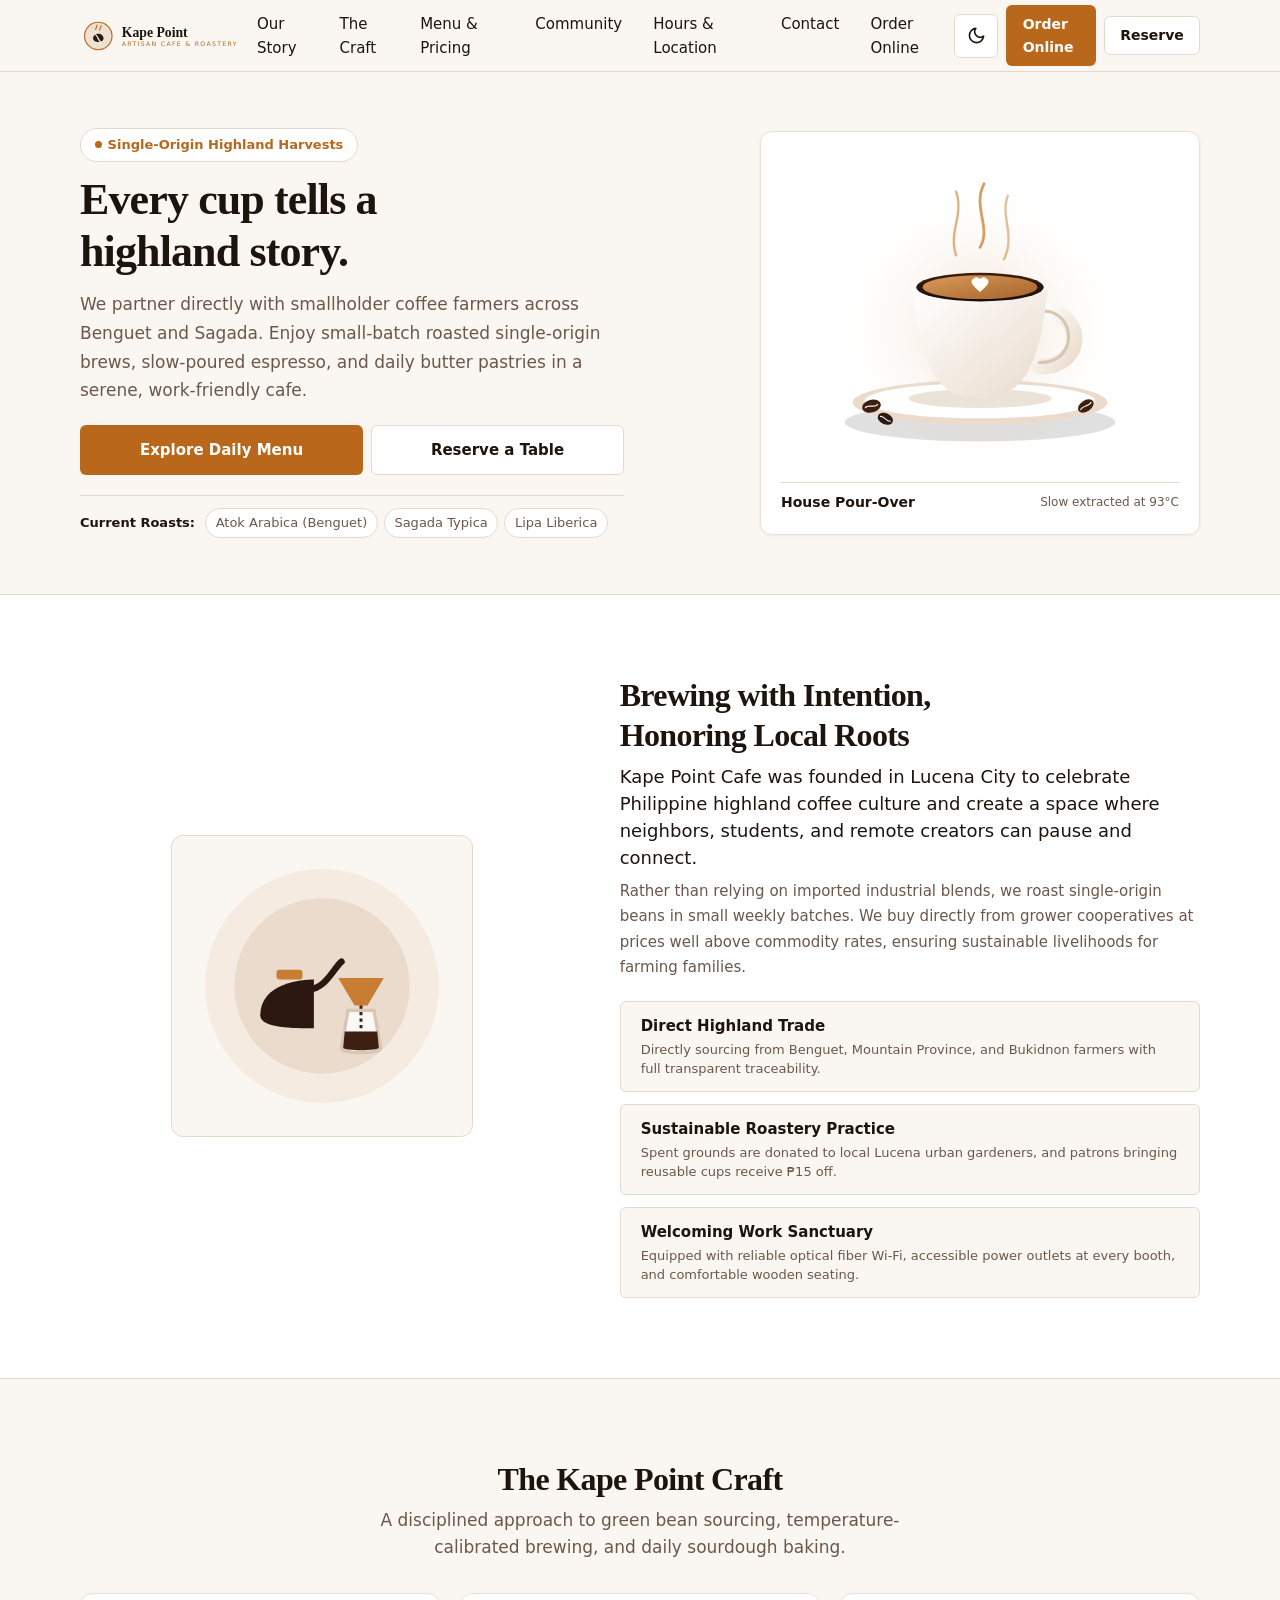
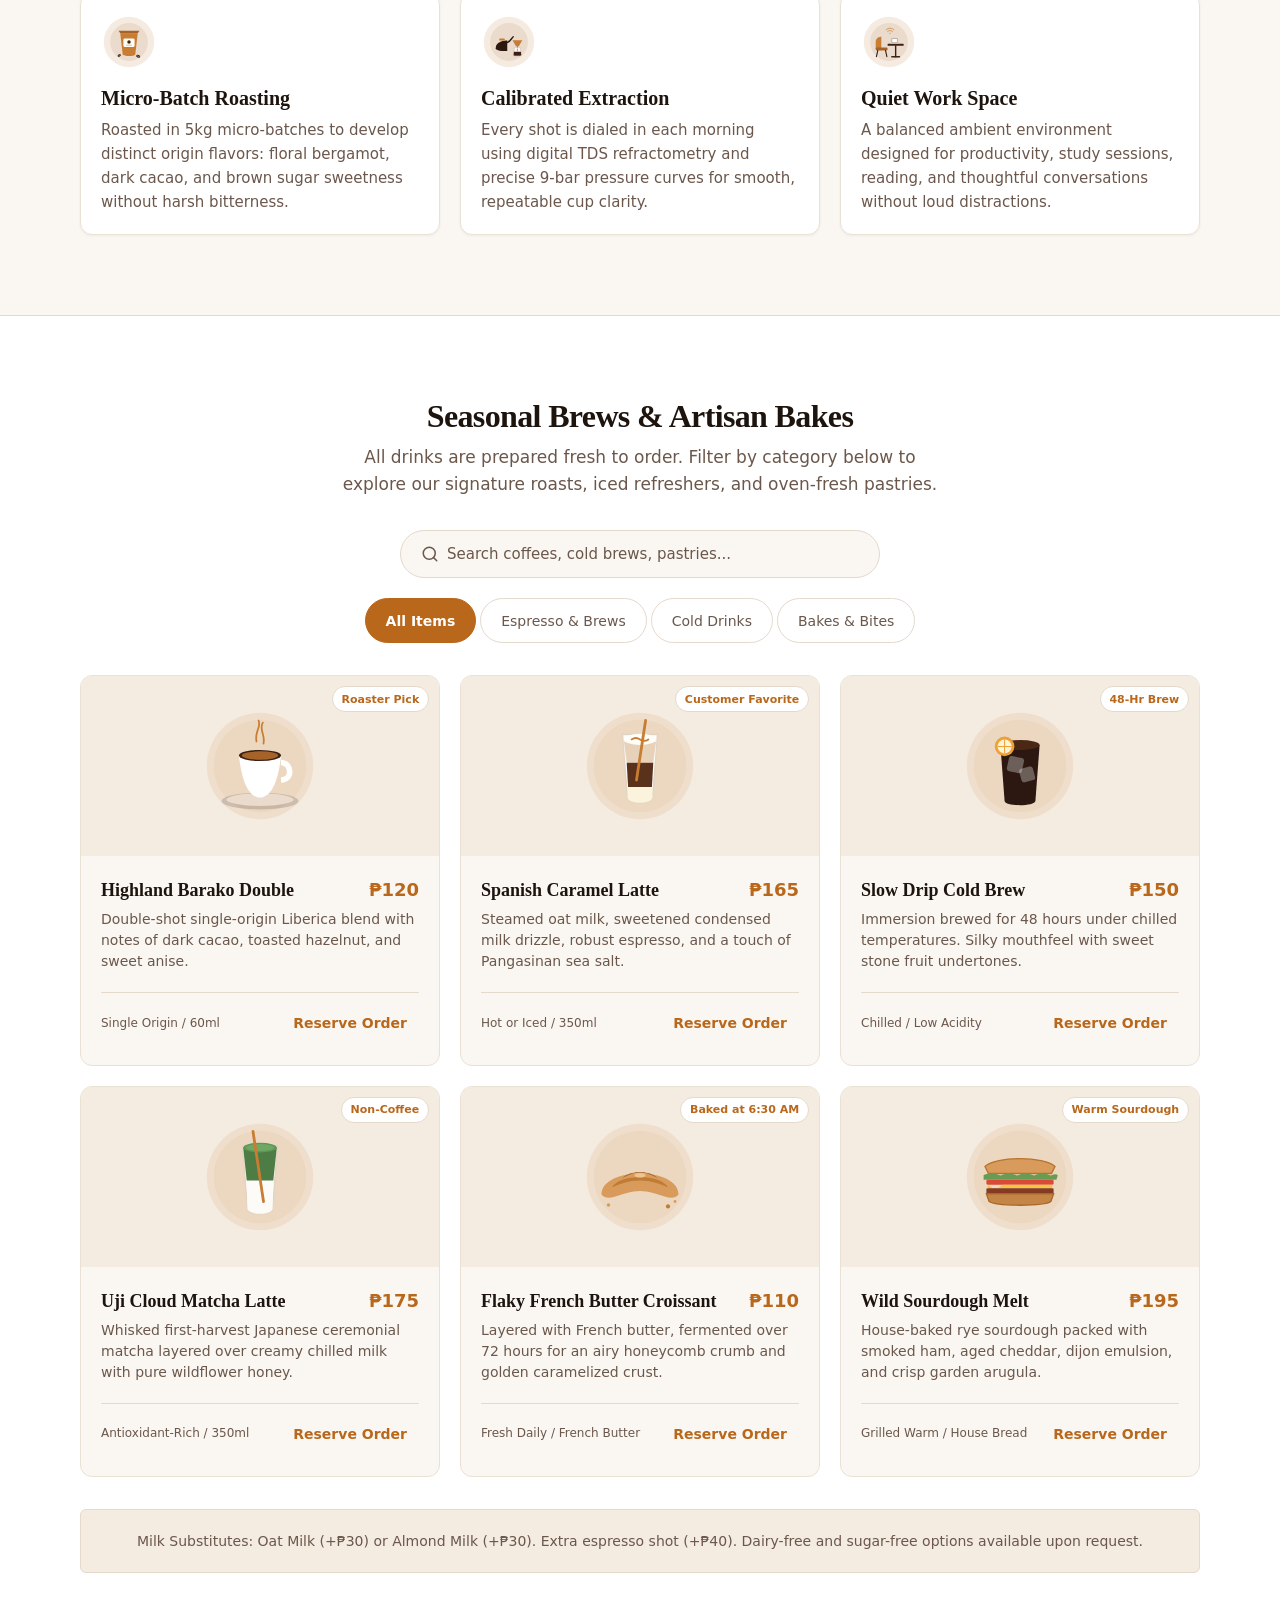
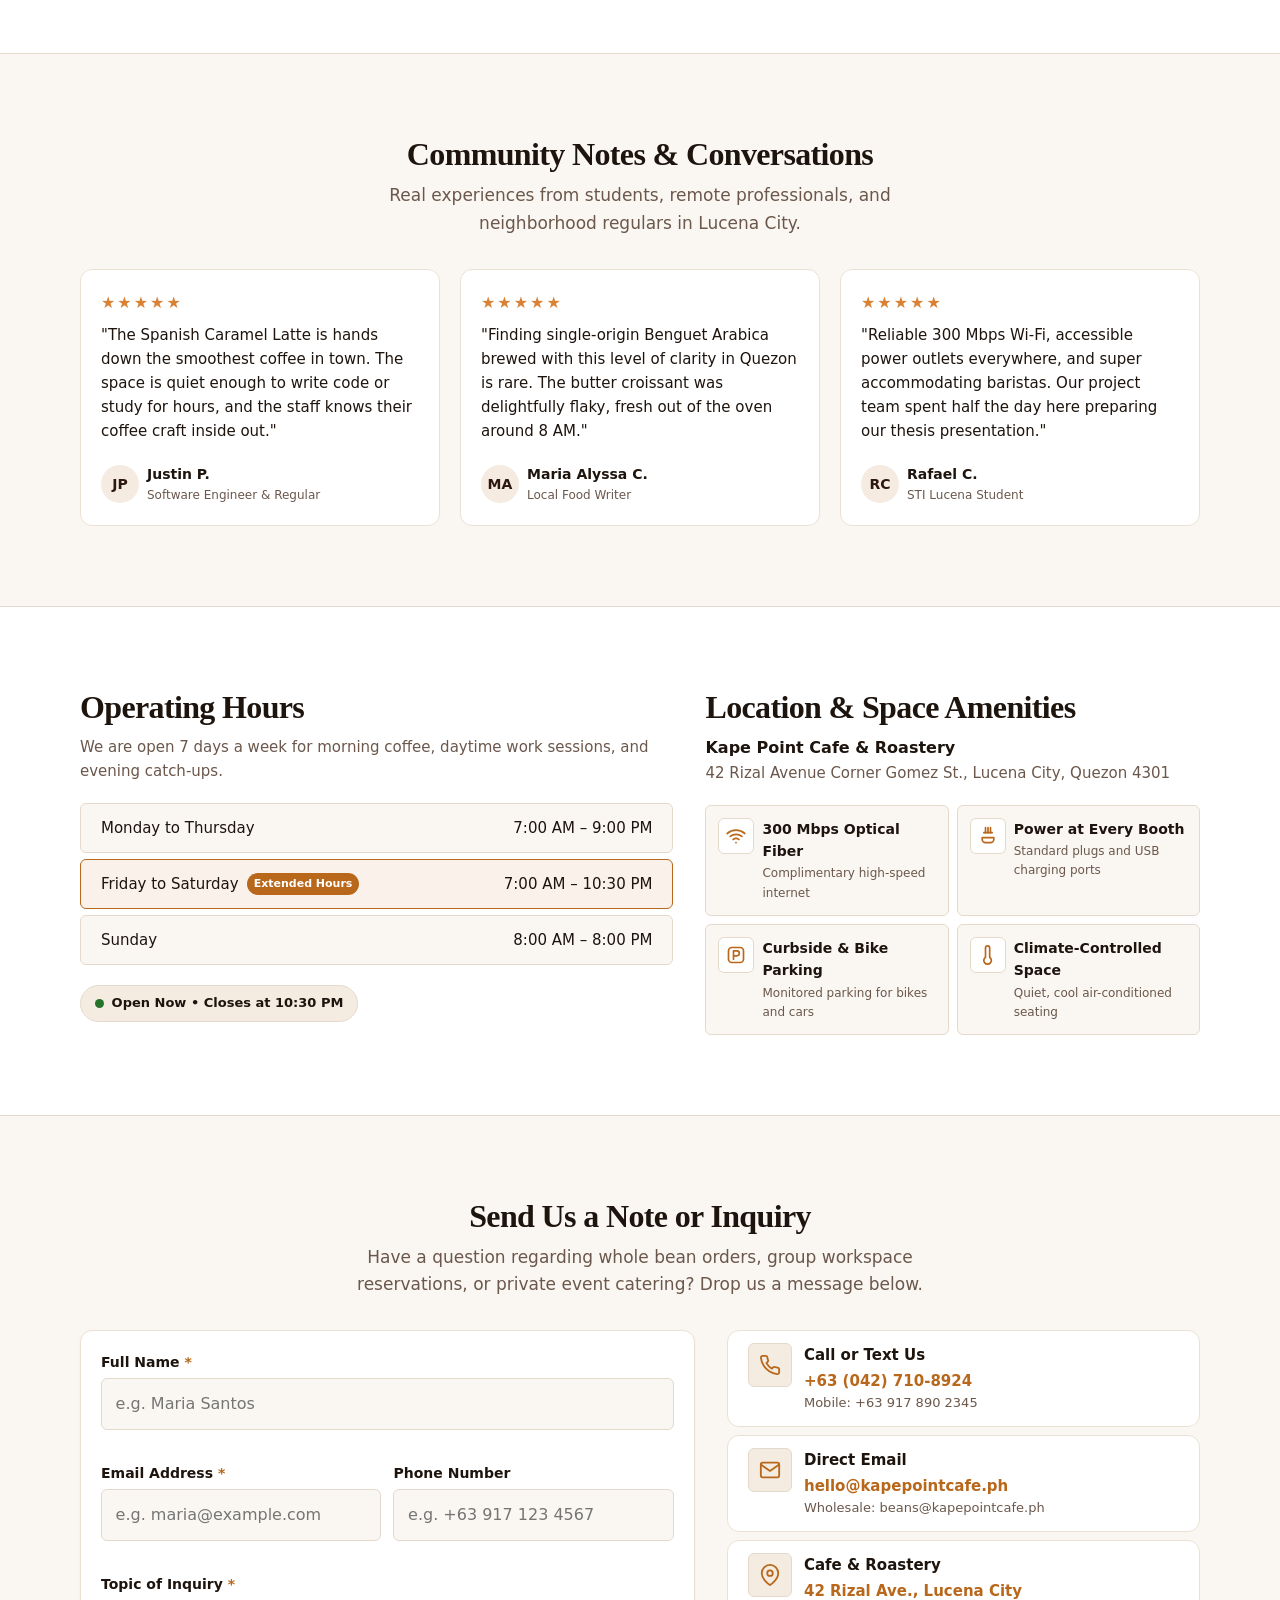
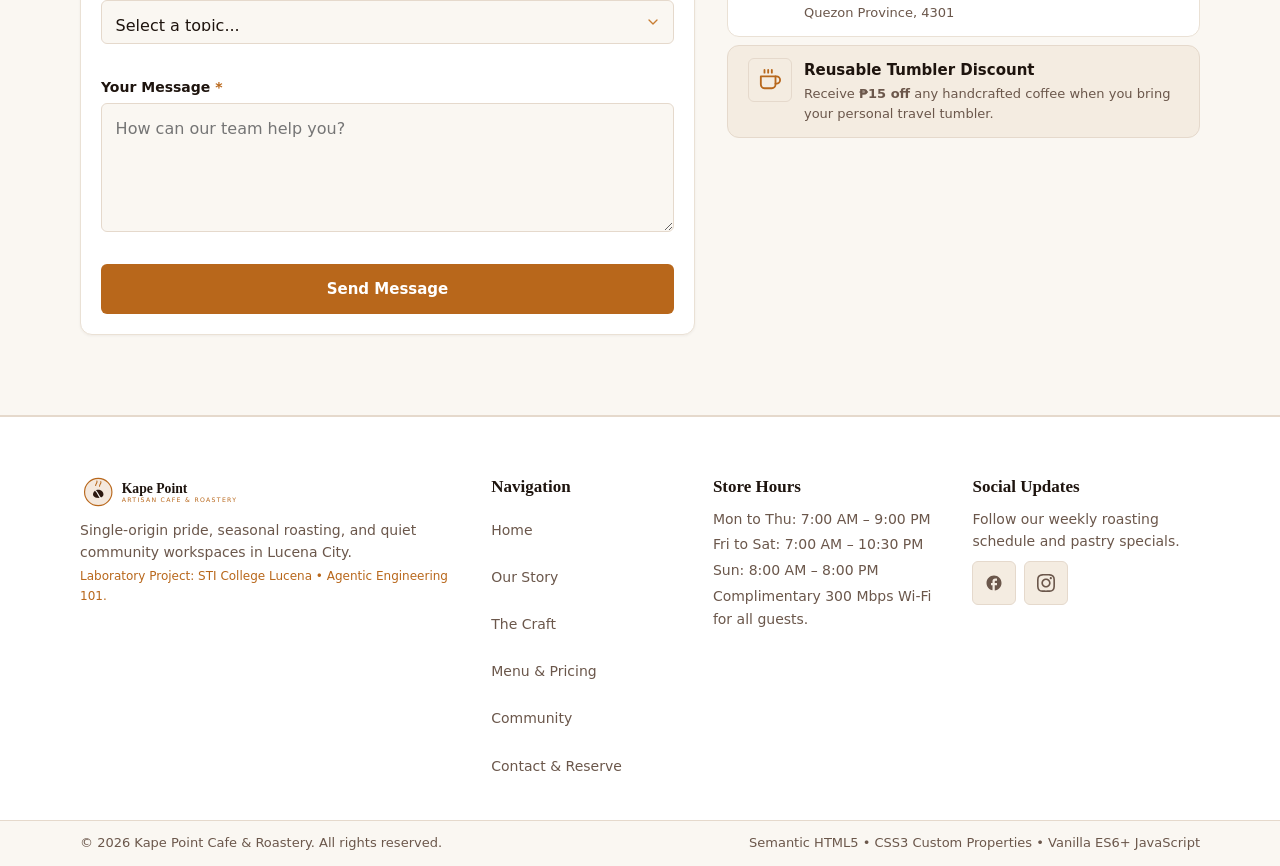
<file: index.html>
<!DOCTYPE html>
<html lang="en">
<head>
  <meta charset="UTF-8">
  <meta name="viewport" content="width=device-width, initial-scale=1.0">
  <meta name="description" content="Kape Point Cafe - Artisan Specialty Coffee, handcrafted single-origin Philippine brews, and fresh pastries in a cozy, community-first space in Lucena City.">
  <meta name="keywords" content="Kape Point, Lucena City coffee, Philippine specialty coffee, Benguet Arabica, Batangas Liberica, Sagada coffee, artisan roastery, online coffee order">
  <meta name="author" content="Kape Point Cafe &amp; Roastery">
  <meta name="robots" content="index, follow">
  <link rel="canonical" href="https://nathan2803.github.io/kape-point-cafe/">

  <!-- Multi-Format Favicons & Apple Touch Icon -->
  <link rel="icon" href="./favicon.ico?v=2" sizes="any">
  <link rel="icon" type="image/svg+xml" href="./favicon.svg?v=2">
  <link rel="icon" type="image/png" sizes="32x32" href="./favicon-32x32.png?v=2">
  <link rel="icon" type="image/png" sizes="16x16" href="./favicon-16x16.png?v=2">
  <link rel="apple-touch-icon" sizes="180x180" href="./apple-touch-icon.png?v=2">
  <link rel="manifest" href="./site.webmanifest">
  <meta name="theme-color" content="#B85042">
  <meta name="apple-mobile-web-app-title" content="Kape Point">
  <meta name="apple-mobile-web-app-capable" content="yes">

  <!-- Open Graph / Facebook -->
  <meta property="og:type" content="restaurant.cafe">
  <meta property="og:site_name" content="Kape Point Cafe">
  <meta property="og:title" content="Kape Point Cafe | Artisan Coffee &amp; Roastery">
  <meta property="og:description" content="Artisan single-origin Philippine coffee, handcrafted cold brews, and fresh butter pastries in Lucena City.">
  <meta property="og:url" content="https://nathan2803.github.io/kape-point-cafe/">
  <meta property="og:image" content="https://nathan2803.github.io/kape-point-cafe/assets/menu-espresso.svg">
  <meta property="og:locale" content="en_PH">

  <!-- Twitter Card -->
  <meta name="twitter:card" content="summary_large_image">
  <meta name="twitter:title" content="Kape Point Cafe | Artisan Coffee &amp; Roastery">
  <meta name="twitter:description" content="Artisan single-origin Philippine coffee, handcrafted cold brews, and fresh butter pastries in Lucena City.">
  <meta name="twitter:image" content="https://nathan2803.github.io/kape-point-cafe/assets/menu-espresso.svg">

  <title>Kape Point Cafe | Artisan Coffee &amp; Roastery</title>
  <link rel="stylesheet" href="./style.css">

  <!-- Schema.org Structured Data: WebSite with Sitelinks Searchbox -->
  <script type="application/ld+json">
  {
    "@context": "https://schema.org",
    "@type": "WebSite",
    "name": "Kape Point Cafe",
    "url": "https://nathan2803.github.io/kape-point-cafe/",
    "potentialAction": {
      "@type": "SearchAction",
      "target": {
        "@type": "EntryPoint",
        "urlTemplate": "https://nathan2803.github.io/kape-point-cafe/order.html?q={search_term_string}"
      },
      "query-input": "required name=search_term_string"
    }
  }
  </script>

  <!-- Schema.org Structured Data: CafeOrCoffeeShop & Menu -->
  <script type="application/ld+json">
  {
    "@context": "https://schema.org",
    "@type": "CafeOrCoffeeShop",
    "name": "Kape Point Cafe & Roastery",
    "image": "https://nathan2803.github.io/kape-point-cafe/assets/menu-espresso.svg",
    "@id": "https://nathan2803.github.io/kape-point-cafe/",
    "url": "https://nathan2803.github.io/kape-point-cafe/",
    "telephone": "+63-42-710-8899",
    "priceRange": "₱₱",
    "servesCuisine": ["Coffee", "Artisan Pastries", "Breakfast", "Filipino Specialty"],
    "address": {
      "@type": "PostalAddress",
      "streetAddress": "Block 4 Lot 8, Quezon Avenue Extension",
      "addressLocality": "Lucena City",
      "addressRegion": "Quezon",
      "postalCode": "4301",
      "addressCountry": "PH"
    },
    "geo": {
      "@type": "GeoCoordinates",
      "latitude": 13.9314,
      "longitude": 121.6172
    },
    "openingHoursSpecification": [
      {
        "@type": "OpeningHoursSpecification",
        "dayOfWeek": ["Monday", "Tuesday", "Wednesday", "Thursday"],
        "opens": "07:00",
        "closes": "21:00"
      },
      {
        "@type": "OpeningHoursSpecification",
        "dayOfWeek": ["Friday", "Saturday"],
        "opens": "07:00",
        "closes": "22:30"
      },
      {
        "@type": "OpeningHoursSpecification",
        "dayOfWeek": "Sunday",
        "opens": "08:00",
        "closes": "20:00"
      }
    ],
    "hasMenu": {
      "@type": "Menu",
      "name": "Kape Point Daily Menu",
      "url": "https://nathan2803.github.io/kape-point-cafe/#menu",
      "hasMenuItem": [
        {
          "@type": "MenuItem",
          "name": "Highland Barako Double",
          "description": "Double-shot single-origin Batangas Liberica blend with notes of dark cacao, toasted hazelnut, and sweet anise.",
          "offers": {
            "@type": "Offer",
            "price": "120",
            "priceCurrency": "PHP"
          }
        },
        {
          "@type": "MenuItem",
          "name": "Spanish Caramel Latte",
          "description": "Steamed oat or fresh milk, sweetened condensed milk drizzle, robust espresso, and a touch of Pangasinan sea salt.",
          "offers": {
            "@type": "Offer",
            "price": "165",
            "priceCurrency": "PHP"
          }
        },
        {
          "@type": "MenuItem",
          "name": "Slow Drip Cold Brew",
          "description": "Immersion brewed for 48 hours under chilled temperatures with sweet stone fruit undertones.",
          "offers": {
            "@type": "Offer",
            "price": "150",
            "priceCurrency": "PHP"
          }
        },
        {
          "@type": "MenuItem",
          "name": "Uji Cloud Matcha Latte",
          "description": "Whisked first-harvest Japanese ceremonial matcha layered over creamy chilled milk with pure wildflower honey.",
          "offers": {
            "@type": "Offer",
            "price": "175",
            "priceCurrency": "PHP"
          }
        },
        {
          "@type": "MenuItem",
          "name": "Flaky French Butter Croissant",
          "description": "Layered with French butter, fermented over 72 hours for an airy honeycomb crumb and golden caramelized crust.",
          "offers": {
            "@type": "Offer",
            "price": "110",
            "priceCurrency": "PHP"
          }
        },
        {
          "@type": "MenuItem",
          "name": "Wild Sourdough Melt",
          "description": "House-baked rye sourdough packed with smoked ham, aged cheddar, dijon emulsion, and crisp garden arugula.",
          "offers": {
            "@type": "Offer",
            "price": "195",
            "priceCurrency": "PHP"
          }
        }
      ]
    }
  }
  </script>
</head>
<body>
  <!-- Header / Navigation Bar -->
  <header class="site-header" id="header">
    <div class="header-container">
      <a href="#hero" class="brand-link" aria-label="Kape Point Cafe Home">
        <!-- Responsive Inline SVG Logo (inherits theme text and accent tokens) -->
        <svg class="brand-logo-svg" xmlns="http://www.w3.org/2000/svg" viewBox="0 0 250 56" width="210" height="48" fill="none" aria-hidden="true">
          <g transform="translate(6, 6)">
            <circle cx="22" cy="22" r="21" fill="var(--color-accent)" fill-opacity="0.15" stroke="var(--color-accent)" stroke-width="1.75"/>
            <path d="M14 26 C14 16, 30 16, 30 26 C30 33, 14 33, 14 26 Z" fill="var(--color-primary-mark)"/>
            <path d="M18 20 C22 24, 22 28, 26 32" stroke="var(--color-bg)" stroke-width="1.8" stroke-linecap="round"/>
            <path d="M18 12 C18 9, 21 8, 20 5" stroke="var(--color-accent)" stroke-width="1.6" stroke-linecap="round"/>
            <path d="M24 13 C24 10, 27 9, 26 6" stroke="var(--color-accent)" stroke-width="1.6" stroke-linecap="round"/>
          </g>
          <text x="64" y="29" font-family="Georgia, serif" font-size="21" font-weight="600" fill="var(--color-text)" class="brand-text-name">Kape Point</text>
          <text x="64" y="44" font-family="system-ui, -apple-system, sans-serif" font-size="9.5" font-weight="500" letter-spacing="2" fill="var(--color-accent)">ARTISAN CAFE &amp; ROASTERY</text>
        </svg>
      </a>

      <!-- Desktop Navigation -->
      <nav class="main-nav" id="main-nav" aria-label="Primary Navigation">
        <ul class="nav-list">
          <li><a href="#about" class="nav-link">Our Story</a></li>
          <li><a href="#features" class="nav-link">The Craft</a></li>
          <li><a href="#menu" class="nav-link">Menu &amp; Pricing</a></li>
          <li><a href="#reviews" class="nav-link">Community</a></li>
          <li><a href="#hours" class="nav-link">Hours &amp; Location</a></li>
          <li><a href="#contact" class="nav-link">Contact</a></li>
          <li><a href="./order.html" class="nav-link mobile-only-link">Order Online</a></li>
        </ul>
      </nav>

      <div class="header-actions">
        <!-- Theme Toggle -->
        <button id="theme-toggle" class="btn-icon theme-toggle-btn" aria-label="Toggle Dark and Light Mode" title="Toggle theme">
          <svg class="sun-icon" xmlns="http://www.w3.org/2000/svg" width="19" height="19" viewBox="0 0 24 24" fill="none" stroke="currentColor" stroke-width="2" stroke-linecap="round" stroke-linejoin="round" aria-hidden="true">
            <circle cx="12" cy="12" r="5"></circle>
            <line x1="12" y1="1" x2="12" y2="3"></line>
            <line x1="12" y1="21" x2="12" y2="23"></line>
            <line x1="4.22" y1="4.22" x2="5.64" y2="5.64"></line>
            <line x1="18.36" y1="18.36" x2="19.78" y2="19.78"></line>
            <line x1="1" y1="12" x2="3" y2="12"></line>
            <line x1="21" y1="12" x2="23" y2="12"></line>
            <line x1="4.22" y1="19.78" x2="5.64" y2="18.36"></line>
            <line x1="18.36" y1="5.64" x2="19.78" y2="4.22"></line>
          </svg>
          <svg class="moon-icon" xmlns="http://www.w3.org/2000/svg" width="19" height="19" viewBox="0 0 24 24" fill="none" stroke="currentColor" stroke-width="2" stroke-linecap="round" stroke-linejoin="round" aria-hidden="true">
            <path d="M21 12.79A9 9 0 1 1 11.21 3 7 7 0 0 0 21 12.79z"></path>
          </svg>
        </button>

        <!-- Order Online CTA in Header -->
        <a href="./order.html" class="btn btn-sm btn-primary nav-cta">Order Online</a>
        <button id="open-reserve-btn-header" class="btn btn-sm btn-secondary nav-cta">Reserve</button>

        <!-- Mobile Menu Toggle Button -->
        <button id="mobile-menu-btn" class="hamburger-btn" aria-label="Toggle navigation menu" aria-expanded="false" aria-controls="main-nav">
          <span class="hamburger-bar"></span>
          <span class="hamburger-bar"></span>
          <span class="hamburger-bar"></span>
        </button>
      </div>
    </div>
  </header>

  <main>
    <!-- Hero Section -->
    <section class="hero-section" id="hero">
      <div class="container hero-grid">
        <div class="hero-content">
          <div class="heritage-badge">
            <span class="badge-dot" aria-hidden="true"></span>
            <span>Single-Origin Highland Harvests</span>
          </div>

          <h1 class="hero-title">Every cup tells a highland story.</h1>
          
          <p class="hero-description">
            We partner directly with smallholder coffee farmers across Benguet and Sagada. Enjoy small-batch roasted single-origin brews, slow-poured espresso, and daily butter pastries in a serene, work-friendly cafe.
          </p>

          <div class="hero-actions">
            <a href="#menu" class="btn btn-primary">Explore Daily Menu</a>
            <button id="open-reserve-btn-hero" class="btn btn-secondary">Reserve a Table</button>
          </div>

          <div class="origin-strip">
            <span class="origin-label">Current Roasts:</span>
            <span class="origin-tag">Atok Arabica (Benguet)</span>
            <span class="origin-tag">Sagada Typica</span>
            <span class="origin-tag">Lipa Liberica</span>
          </div>
        </div>

        <div class="hero-visual">
          <div class="hero-art-frame">
            <img src="./assets/hero-coffee.svg" alt="Artisanal pour-over coffee cup on saucer with aromatic steam" class="hero-image" width="500" height="400">
            <div class="art-caption">
              <span class="caption-title">House Pour-Over</span>
              <span class="caption-sub">Slow extracted at 93°C</span>
            </div>
          </div>
        </div>
      </div>
    </section>

    <!-- About Section -->
    <section class="about-section" id="about">
      <div class="container about-grid">
        <div class="about-visual">
          <div class="about-media-card">
            <img src="./assets/feature-barista.svg" alt="Craft barista brewing coffee" class="about-image" width="300" height="300">
          </div>
        </div>
        <div class="about-content">
          <h2 class="section-title">Brewing with Intention, Honoring Local Roots</h2>
          <p class="section-lead">
            Kape Point Cafe was founded in Lucena City to celebrate Philippine highland coffee culture and create a space where neighbors, students, and remote creators can pause and connect.
          </p>
          <p class="section-text">
            Rather than relying on imported industrial blends, we roast single-origin beans in small weekly batches. We buy directly from grower cooperatives at prices well above commodity rates, ensuring sustainable livelihoods for farming families.
          </p>
          <div class="pillars-list">
            <div class="pillar-item">
              <h3 class="pillar-title">Direct Highland Trade</h3>
              <p class="pillar-text">Directly sourcing from Benguet, Mountain Province, and Bukidnon farmers with full transparent traceability.</p>
            </div>
            <div class="pillar-item">
              <h3 class="pillar-title">Sustainable Roastery Practice</h3>
              <p class="pillar-text">Spent grounds are donated to local Lucena urban gardeners, and patrons bringing reusable cups receive ₱15 off.</p>
            </div>
            <div class="pillar-item">
              <h3 class="pillar-title">Welcoming Work Sanctuary</h3>
              <p class="pillar-text">Equipped with reliable optical fiber Wi-Fi, accessible power outlets at every booth, and comfortable wooden seating.</p>
            </div>
          </div>
        </div>
      </div>
    </section>

    <!-- Craft Features Section -->
    <section class="features-section" id="features">
      <div class="container">
        <div class="section-header text-center">
          <h2 class="section-title">The Kape Point Craft</h2>
          <p class="section-subtitle">A disciplined approach to green bean sourcing, temperature-calibrated brewing, and daily sourdough baking.</p>
        </div>

        <div class="features-grid">
          <article class="feature-card">
            <div class="feature-icon-wrapper">
              <img src="./assets/feature-beans.svg" alt="Single-origin highland coffee beans" class="feature-icon" width="64" height="64">
            </div>
            <h3 class="feature-title">Micro-Batch Roasting</h3>
            <p class="feature-description">
              Roasted in 5kg micro-batches to develop distinct origin flavors: floral bergamot, dark cacao, and brown sugar sweetness without harsh bitterness.
            </p>
          </article>

          <article class="feature-card">
            <div class="feature-icon-wrapper">
              <img src="./assets/feature-barista.svg" alt="Precision barista extraction" class="feature-icon" width="64" height="64">
            </div>
            <h3 class="feature-title">Calibrated Extraction</h3>
            <p class="feature-description">
              Every shot is dialed in each morning using digital TDS refractometry and precise 9-bar pressure curves for smooth, repeatable cup clarity.
            </p>
          </article>

          <article class="feature-card">
            <div class="feature-icon-wrapper">
              <img src="./assets/feature-space.svg" alt="Community workspace seating" class="feature-icon" width="64" height="64">
            </div>
            <h3 class="feature-title">Quiet Work Space</h3>
            <p class="feature-description">
              A balanced ambient environment designed for productivity, study sessions, reading, and thoughtful conversations without loud distractions.
            </p>
          </article>
        </div>
      </div>
    </section>

    <!-- Products Showcase & Filterable Menu Section -->
    <section class="menu-section" id="menu">
      <div class="container">
        <div class="section-header text-center">
          <h2 class="section-title">Seasonal Brews &amp; Artisan Bakes</h2>
          <p class="section-subtitle">All drinks are prepared fresh to order. Filter by category below to explore our signature roasts, iced refreshers, and oven-fresh pastries.</p>
        </div>

        <!-- Live In-Site Search Bar -->
        <div class="menu-search-wrapper" role="search">
          <div class="menu-search-box">
            <svg class="search-icon" xmlns="http://www.w3.org/2000/svg" width="18" height="18" viewBox="0 0 24 24" fill="none" stroke="currentColor" stroke-width="2" stroke-linecap="round" stroke-linejoin="round" aria-hidden="true">
              <circle cx="11" cy="11" r="8"></circle>
              <line x1="21" y1="21" x2="16.65" y2="16.65"></line>
            </svg>
            <input type="search" id="home-menu-search" class="menu-search-input" placeholder="Search coffees, cold brews, pastries..." aria-label="Search menu items">
            <button type="button" id="home-search-clear" class="search-clear-btn" aria-label="Clear menu search" style="display: none;">✕</button>
          </div>
        </div>

        <!-- Interactive Category Filter Tabs -->
        <div class="menu-filter-bar" role="tablist" aria-label="Menu Categories">
          <button class="filter-btn active" data-category="all" role="tab" aria-selected="true">All Items</button>
          <button class="filter-btn" data-category="espresso" role="tab" aria-selected="false">Espresso &amp; Brews</button>
          <button class="filter-btn" data-category="cold" role="tab" aria-selected="false">Cold Drinks</button>
          <button class="filter-btn" data-category="pastry" role="tab" aria-selected="false">Bakes &amp; Bites</button>
        </div>

        <!-- Menu Cards Grid -->
        <div class="menu-grid" id="menu-items-grid">
          <!-- Item 1 -->
          <article class="menu-card" data-category="espresso">
            <div class="menu-card-image">
              <img src="./assets/menu-espresso.svg" alt="Highland Barako Double Espresso" width="140" height="140">
              <span class="item-tag">Roaster Pick</span>
            </div>
            <div class="menu-card-content">
              <div class="menu-card-header">
                <h3 class="menu-item-name">Highland Barako Double</h3>
                <span class="menu-item-price">₱120</span>
              </div>
              <p class="menu-item-desc">Double-shot single-origin Liberica blend with notes of dark cacao, toasted hazelnut, and sweet anise.</p>
              <div class="menu-card-footer">
                <span class="ingredient-info">Single Origin / 60ml</span>
                <button class="btn-text order-item-btn" data-name="Highland Barako Double">Reserve Order</button>
              </div>
            </div>
          </article>

          <!-- Item 2 -->
          <article class="menu-card" data-category="espresso">
            <div class="menu-card-image">
              <img src="./assets/menu-latte.svg" alt="Spanish Sea Salt Caramel Latte" width="140" height="140">
              <span class="item-tag">Customer Favorite</span>
            </div>
            <div class="menu-card-content">
              <div class="menu-card-header">
                <h3 class="menu-item-name">Spanish Caramel Latte</h3>
                <span class="menu-item-price">₱165</span>
              </div>
              <p class="menu-item-desc">Steamed oat milk, sweetened condensed milk drizzle, robust espresso, and a touch of Pangasinan sea salt.</p>
              <div class="menu-card-footer">
                <span class="ingredient-info">Hot or Iced / 350ml</span>
                <button class="btn-text order-item-btn" data-name="Spanish Caramel Latte">Reserve Order</button>
              </div>
            </div>
          </article>

          <!-- Item 3 -->
          <article class="menu-card" data-category="cold">
            <div class="menu-card-image">
              <img src="./assets/menu-coldbrew.svg" alt="Signature 48-Hour Cold Brew" width="140" height="140">
              <span class="item-tag">48-Hr Brew</span>
            </div>
            <div class="menu-card-content">
              <div class="menu-card-header">
                <h3 class="menu-item-name">Slow Drip Cold Brew</h3>
                <span class="menu-item-price">₱150</span>
              </div>
              <p class="menu-item-desc">Immersion brewed for 48 hours under chilled temperatures. Silky mouthfeel with sweet stone fruit undertones.</p>
              <div class="menu-card-footer">
                <span class="ingredient-info">Chilled / Low Acidity</span>
                <button class="btn-text order-item-btn" data-name="Slow Drip Cold Brew">Reserve Order</button>
              </div>
            </div>
          </article>

          <!-- Item 4 -->
          <article class="menu-card" data-category="cold">
            <div class="menu-card-image">
              <img src="./assets/menu-matcha.svg" alt="Uji Ceremonial Matcha Fusion" width="140" height="140">
              <span class="item-tag">Non-Coffee</span>
            </div>
            <div class="menu-card-content">
              <div class="menu-card-header">
                <h3 class="menu-item-name">Uji Cloud Matcha Latte</h3>
                <span class="menu-item-price">₱175</span>
              </div>
              <p class="menu-item-desc">Whisked first-harvest Japanese ceremonial matcha layered over creamy chilled milk with pure wildflower honey.</p>
              <div class="menu-card-footer">
                <span class="ingredient-info">Antioxidant-Rich / 350ml</span>
                <button class="btn-text order-item-btn" data-name="Uji Cloud Matcha Latte">Reserve Order</button>
              </div>
            </div>
          </article>

          <!-- Item 5 -->
          <article class="menu-card" data-category="pastry">
            <div class="menu-card-image">
              <img src="./assets/menu-pastry.svg" alt="Artisan Butter Croissant" width="140" height="140">
              <span class="item-tag">Baked at 6:30 AM</span>
            </div>
            <div class="menu-card-content">
              <div class="menu-card-header">
                <h3 class="menu-item-name">Flaky French Butter Croissant</h3>
                <span class="menu-item-price">₱110</span>
              </div>
              <p class="menu-item-desc">Layered with French butter, fermented over 72 hours for an airy honeycomb crumb and golden caramelized crust.</p>
              <div class="menu-card-footer">
                <span class="ingredient-info">Fresh Daily / French Butter</span>
                <button class="btn-text order-item-btn" data-name="Flaky Butter Croissant">Reserve Order</button>
              </div>
            </div>
          </article>

          <!-- Item 6 -->
          <article class="menu-card" data-category="pastry">
            <div class="menu-card-image">
              <img src="./assets/menu-sandwich.svg" alt="Sourdough Deli Toastie" width="140" height="140">
              <span class="item-tag">Warm Sourdough</span>
            </div>
            <div class="menu-card-content">
              <div class="menu-card-header">
                <h3 class="menu-item-name">Wild Sourdough Melt</h3>
                <span class="menu-item-price">₱195</span>
              </div>
              <p class="menu-item-desc">House-baked rye sourdough packed with smoked ham, aged cheddar, dijon emulsion, and crisp garden arugula.</p>
              <div class="menu-card-footer">
                <span class="ingredient-info">Grilled Warm / House Bread</span>
                <button class="btn-text order-item-btn" data-name="Wild Sourdough Melt">Reserve Order</button>
              </div>
            </div>
          </article>

          <!-- Empty Search State -->
          <div id="home-menu-empty" class="menu-empty-state" style="display: none;">
            <p>No menu items match "<span id="home-empty-query"></span>".</p>
            <a href="./order.html" class="btn btn-sm btn-secondary">Search Full Online Ordering Catalog →</a>
          </div>
        </div>

        <div class="menu-notice-card">
          <p>
            Milk Substitutes: Oat Milk (+₱30) or Almond Milk (+₱30). Extra espresso shot (+₱40). Dairy-free and sugar-free options available upon request.
          </p>
        </div>
      </div>
    </section>

    <!-- Community Notes & Reviews Section -->
    <section class="reviews-section" id="reviews">
      <div class="container">
        <div class="section-header text-center">
          <h2 class="section-title">Community Notes &amp; Conversations</h2>
          <p class="section-subtitle">Real experiences from students, remote professionals, and neighborhood regulars in Lucena City.</p>
        </div>

        <div class="reviews-grid">
          <article class="review-card">
            <div class="review-stars" aria-label="Rating: 5 out of 5 stars">★★★★★</div>
            <blockquote class="review-quote">
              "The Spanish Caramel Latte is hands down the smoothest coffee in town. The space is quiet enough to write code or study for hours, and the staff knows their coffee craft inside out."
            </blockquote>
            <div class="reviewer-meta">
              <div class="reviewer-avatar">JP</div>
              <div>
                <cite class="reviewer-name">Justin P.</cite>
                <span class="reviewer-role">Software Engineer &amp; Regular</span>
              </div>
            </div>
          </article>

          <article class="review-card">
            <div class="review-stars" aria-label="Rating: 5 out of 5 stars">★★★★★</div>
            <blockquote class="review-quote">
              "Finding single-origin Benguet Arabica brewed with this level of clarity in Quezon is rare. The butter croissant was delightfully flaky, fresh out of the oven around 8 AM."
            </blockquote>
            <div class="reviewer-meta">
              <div class="reviewer-avatar">MA</div>
              <div>
                <cite class="reviewer-name">Maria Alyssa C.</cite>
                <span class="reviewer-role">Local Food Writer</span>
              </div>
            </div>
          </article>

          <article class="review-card">
            <div class="review-stars" aria-label="Rating: 5 out of 5 stars">★★★★★</div>
            <blockquote class="review-quote">
              "Reliable 300 Mbps Wi-Fi, accessible power outlets everywhere, and super accommodating baristas. Our project team spent half the day here preparing our thesis presentation."
            </blockquote>
            <div class="reviewer-meta">
              <div class="reviewer-avatar">RC</div>
              <div>
                <cite class="reviewer-name">Rafael C.</cite>
                <span class="reviewer-role">STI Lucena Student</span>
              </div>
            </div>
          </article>
        </div>
      </div>
    </section>

    <!-- Operating Hours & Location Section -->
    <section class="hours-section" id="hours">
      <div class="container hours-grid">
        <div class="hours-card">
          <h2 class="section-title">Operating Hours</h2>
          <p class="hours-intro">We are open 7 days a week for morning coffee, daytime work sessions, and evening catch-ups.</p>
          
          <ul class="hours-list">
            <li class="hours-row">
              <span class="day">Monday to Thursday</span>
              <span class="time">7:00 AM – 9:00 PM</span>
            </li>
            <li class="hours-row highlight-row">
              <div class="day-with-badge">
                <span class="day">Friday to Saturday</span>
                <span class="schedule-badge">Extended Hours</span>
              </div>
              <span class="time">7:00 AM – 10:30 PM</span>
            </li>
            <li class="hours-row">
              <span class="day">Sunday</span>
              <span class="time">8:00 AM – 8:00 PM</span>
            </li>
          </ul>

          <div class="current-status" id="current-status-banner">
            <span class="status-indicator" id="status-dot"></span>
            <span class="status-text" id="status-text">Checking store status...</span>
          </div>
        </div>

        <div class="location-card">
          <h2 class="section-title">Location &amp; Space Amenities</h2>
          <p class="location-address">
            <strong>Kape Point Cafe &amp; Roastery</strong><br>
            42 Rizal Avenue Corner Gomez St., Lucena City, Quezon 4301
          </p>

          <div class="amenities-grid">
            <div class="amenity-item">
              <div class="amenity-icon-svg" aria-hidden="true">
                <svg width="20" height="20" viewBox="0 0 24 24" fill="none" stroke="currentColor" stroke-width="2" stroke-linecap="round" stroke-linejoin="round"><path d="M5 12.55a11 11 0 0 1 14.08 0"></path><path d="M1.42 9a16 16 0 0 1 21.16 0"></path><path d="M8.53 16.11a6 6 0 0 1 6.95 0"></path><line x1="12" y1="20" x2="12.01" y2="20"></line></svg>
              </div>
              <div>
                <strong>300 Mbps Optical Fiber</strong>
                <p>Complimentary high-speed internet</p>
              </div>
            </div>

            <div class="amenity-item">
              <div class="amenity-icon-svg" aria-hidden="true">
                <svg width="20" height="20" viewBox="0 0 24 24" fill="none" stroke="currentColor" stroke-width="2" stroke-linecap="round" stroke-linejoin="round"><path d="M12 2v6"></path><path d="M7 8h10"></path><path d="M5 14h14v2a4 4 0 0 1-4 4H9a4 4 0 0 1-4-4v-2z"></path><line x1="9" y1="2" x2="9" y2="8"></line><line x1="15" y1="2" x2="15" y2="8"></line></svg>
              </div>
              <div>
                <strong>Power at Every Booth</strong>
                <p>Standard plugs and USB charging ports</p>
              </div>
            </div>

            <div class="amenity-item">
              <div class="amenity-icon-svg" aria-hidden="true">
                <svg width="20" height="20" viewBox="0 0 24 24" fill="none" stroke="currentColor" stroke-width="2" stroke-linecap="round" stroke-linejoin="round"><rect x="3" y="3" width="18" height="18" rx="4"></rect><path d="M9 17V7h4a3 3 0 0 1 0 6H9"></path></svg>
              </div>
              <div>
                <strong>Curbside &amp; Bike Parking</strong>
                <p>Monitored parking for bikes and cars</p>
              </div>
            </div>

            <div class="amenity-item">
              <div class="amenity-icon-svg" aria-hidden="true">
                <svg width="20" height="20" viewBox="0 0 24 24" fill="none" stroke="currentColor" stroke-width="2" stroke-linecap="round" stroke-linejoin="round"><path d="M14 14.76V3.5a2.5 2.5 0 0 0-5 0v11.26a4.5 4.5 0 1 0 5 0z"></path></svg>
              </div>
              <div>
                <strong>Climate-Controlled Space</strong>
                <p>Quiet, cool air-conditioned seating</p>
              </div>
            </div>
          </div>
        </div>
      </div>
    </section>

    <!-- Contact & Inquiries Section -->
    <section class="contact-section" id="contact">
      <div class="container">
        <div class="section-header text-center">
          <h2 class="section-title">Send Us a Note or Inquiry</h2>
          <p class="section-subtitle">Have a question regarding whole bean orders, group workspace reservations, or private event catering? Drop us a message below.</p>
        </div>

        <div class="contact-grid">
          <!-- Static Contact Form with Field Validation -->
          <form class="contact-form" id="contact-form" novalidate>
            <div class="form-feedback" id="form-feedback" role="alert" aria-live="polite"></div>

            <div class="form-group">
              <label for="contact-name">Full Name <span class="required" aria-hidden="true">*</span></label>
              <input type="text" id="contact-name" name="name" class="form-input" placeholder="e.g. Maria Santos" required aria-describedby="name-error">
              <span class="field-error" id="name-error" role="status"></span>
            </div>

            <div class="form-row">
              <div class="form-group">
                <label for="contact-email">Email Address <span class="required" aria-hidden="true">*</span></label>
                <input type="email" id="contact-email" name="email" class="form-input" placeholder="e.g. maria@example.com" required aria-describedby="email-error">
                <span class="field-error" id="email-error" role="status"></span>
              </div>
              <div class="form-group">
                <label for="contact-phone">Phone Number</label>
                <input type="tel" id="contact-phone" name="phone" class="form-input" placeholder="e.g. +63 917 123 4567">
              </div>
            </div>

            <div class="form-group">
              <label for="contact-subject">Topic of Inquiry <span class="required" aria-hidden="true">*</span></label>
              <select id="contact-subject" name="subject" class="form-select" required aria-describedby="subject-error">
                <option value="">Select a topic...</option>
                <option value="catering">Private Event / Bulk Catering</option>
                <option value="beans">Whole Bean Wholesale Inquiry</option>
                <option value="feedback">Store Feedback &amp; Suggestions</option>
                <option value="other">General Question</option>
              </select>
              <span class="field-error" id="subject-error" role="status"></span>
            </div>

            <div class="form-group">
              <label for="contact-message">Your Message <span class="required" aria-hidden="true">*</span></label>
              <textarea id="contact-message" name="message" class="form-textarea" rows="4" placeholder="How can our team help you?" required aria-describedby="message-error"></textarea>
              <span class="field-error" id="message-error" role="status"></span>
            </div>

            <button type="submit" class="btn btn-primary btn-block" id="submit-contact-btn">Send Message</button>
          </form>

          <!-- Direct Contact Information Cards -->
          <div class="contact-cards">
            <div class="info-card">
              <div class="info-icon-box" aria-hidden="true">
                <svg width="22" height="22" viewBox="0 0 24 24" fill="none" stroke="currentColor" stroke-width="2" stroke-linecap="round" stroke-linejoin="round"><path d="M22 16.92v3a2 2 0 0 1-2.18 2 19.79 19.79 0 0 1-8.63-3.07 19.5 19.5 0 0 1-6-6 19.79 19.79 0 0 1-3.07-8.67A2 2 0 0 1 4.11 2h3a2 2 0 0 1 2 1.72 12.84 12.84 0 0 0 .7 2.81 2 2 0 0 1-.45 2.11L8.09 9.91a16 16 0 0 0 6 6l1.27-1.27a2 2 0 0 1 2.11-.45 12.84 12.84 0 0 0 2.81.7A2 2 0 0 1 22 16.92z"></path></svg>
              </div>
              <div class="info-body">
                <h3>Call or Text Us</h3>
                <p class="info-val">+63 (042) 710-8924</p>
                <p class="info-sub">Mobile: +63 917 890 2345</p>
              </div>
            </div>

            <div class="info-card">
              <div class="info-icon-box" aria-hidden="true">
                <svg width="22" height="22" viewBox="0 0 24 24" fill="none" stroke="currentColor" stroke-width="2" stroke-linecap="round" stroke-linejoin="round"><path d="M4 4h16c1.1 0 2 .9 2 2v12c0 1.1-.9 2-2 2H4c-1.1 0-2-.9-2-2V6c0-1.1.9-2 2-2z"></path><polyline points="22,6 12,13 2,6"></polyline></svg>
              </div>
              <div class="info-body">
                <h3>Direct Email</h3>
                <p class="info-val">hello@kapepointcafe.ph</p>
                <p class="info-sub">Wholesale: beans@kapepointcafe.ph</p>
              </div>
            </div>

            <div class="info-card">
              <div class="info-icon-box" aria-hidden="true">
                <svg width="22" height="22" viewBox="0 0 24 24" fill="none" stroke="currentColor" stroke-width="2" stroke-linecap="round" stroke-linejoin="round"><path d="M21 10c0 7-9 13-9 13s-9-6-9-13a9 9 0 0 1 18 0z"></path><circle cx="12" cy="10" r="3"></circle></svg>
              </div>
              <div class="info-body">
                <h3>Cafe &amp; Roastery</h3>
                <p class="info-val">42 Rizal Ave., Lucena City</p>
                <p class="info-sub">Quezon Province, 4301</p>
              </div>
            </div>

            <div class="info-card reward-card">
              <div class="info-icon-box" aria-hidden="true">
                <svg width="22" height="22" viewBox="0 0 24 24" fill="none" stroke="currentColor" stroke-width="2" stroke-linecap="round" stroke-linejoin="round"><path d="M18 8h1a4 4 0 0 1 0 8h-1"></path><path d="M2 8h16v9a4 4 0 0 1-4 4H6a4 4 0 0 1-4-4V8z"></path><line x1="6" y1="1" x2="6" y2="4"></line><line x1="10" y1="1" x2="10" y2="4"></line><line x1="14" y1="1" x2="14" y2="4"></line></svg>
              </div>
              <div class="info-body">
                <h3>Reusable Tumbler Discount</h3>
                <p class="info-sub">Receive <strong>₱15 off</strong> any handcrafted coffee when you bring your personal travel tumbler.</p>
              </div>
            </div>
          </div>
        </div>
      </div>
    </section>
  </main>

  <!-- Interactive Modal Component: Table Reservation Dialog -->
  <div class="modal-backdrop" id="reservation-modal" role="dialog" aria-modal="true" aria-labelledby="modal-title" aria-hidden="true">
    <div class="modal-container">
      <div class="modal-header">
        <h2 id="modal-title" class="modal-title">Table Reservation / Order Inquiry</h2>
        <button class="modal-close-btn" id="close-modal-btn" aria-label="Close reservation dialog">&times;</button>
      </div>
      <form class="modal-form" id="reservation-form" novalidate>
        <div class="modal-feedback" id="modal-feedback" role="alert" aria-live="polite"></div>

        <div class="form-group">
          <label for="res-name">Your Full Name <span class="required" aria-hidden="true">*</span></label>
          <input type="text" id="res-name" class="form-input" placeholder="e.g. Juan Dela Cruz" required>
        </div>

        <div class="form-row">
          <div class="form-group">
            <label for="res-phone">Phone / Viber <span class="required" aria-hidden="true">*</span></label>
            <input type="tel" id="res-phone" class="form-input" placeholder="0917 123 4567" required>
          </div>
          <div class="form-group">
            <label for="res-guests">Number of Guests <span class="required" aria-hidden="true">*</span></label>
            <select id="res-guests" class="form-select" required>
              <option value="1">1 Person (Solo Workspace)</option>
              <option value="2" selected>2 Persons</option>
              <option value="3-4">3 to 4 Persons (Booth)</option>
              <option value="5-8">5 to 8 Persons (Communal Table)</option>
              <option value="large">9+ (Group / Event)</option>
            </select>
          </div>
        </div>

        <div class="form-row">
          <div class="form-group">
            <label for="res-date">Preferred Date <span class="required" aria-hidden="true">*</span></label>
            <input type="date" id="res-date" class="form-input" required>
          </div>
          <div class="form-group">
            <label for="res-time">Preferred Time <span class="required" aria-hidden="true">*</span></label>
            <input type="time" id="res-time" class="form-input" required>
          </div>
        </div>

        <div class="form-group">
          <label for="res-notes">Selected Item / Special Requests</label>
          <input type="text" id="res-notes" class="form-input" placeholder="e.g. Near window, quiet corner, pre-order Spanish Latte">
        </div>

        <div class="modal-actions">
          <button type="button" class="btn btn-secondary" id="cancel-modal-btn">Cancel</button>
          <button type="submit" class="btn btn-primary" id="confirm-reservation-btn">Confirm Reservation</button>
        </div>
      </form>
    </div>
  </div>

  <!-- Footer Section -->
  <footer class="site-footer">
    <div class="container footer-grid">
      <div class="footer-brand">
        <!-- Reusable Inline SVG Logo for Footer -->
        <svg class="brand-logo-svg footer-logo-svg" xmlns="http://www.w3.org/2000/svg" viewBox="0 0 250 56" width="180" height="42" fill="none" aria-hidden="true">
          <g transform="translate(6, 6)">
            <circle cx="22" cy="22" r="21" fill="var(--color-accent)" fill-opacity="0.15" stroke="var(--color-accent)" stroke-width="1.75"/>
            <path d="M14 26 C14 16, 30 16, 30 26 C30 33, 14 33, 14 26 Z" fill="var(--color-primary-mark)"/>
            <path d="M18 20 C22 24, 22 28, 26 32" stroke="var(--color-bg)" stroke-width="1.8" stroke-linecap="round"/>
            <path d="M18 12 C18 9, 21 8, 20 5" stroke="var(--color-accent)" stroke-width="1.6" stroke-linecap="round"/>
            <path d="M24 13 C24 10, 27 9, 26 6" stroke="var(--color-accent)" stroke-width="1.6" stroke-linecap="round"/>
          </g>
          <text x="64" y="29" font-family="Georgia, serif" font-size="21" font-weight="600" fill="var(--color-text)">Kape Point</text>
          <text x="64" y="44" font-family="system-ui, -apple-system, sans-serif" font-size="9.5" font-weight="500" letter-spacing="2" fill="var(--color-accent)">ARTISAN CAFE &amp; ROASTERY</text>
        </svg>

        <p class="footer-tagline">
          Single-origin pride, seasonal roasting, and quiet community workspaces in Lucena City.
        </p>
        <p class="footer-credit">Laboratory Project: STI College Lucena • Agentic Engineering 101.</p>
      </div>

      <div class="footer-nav">
        <h3 class="footer-heading">Navigation</h3>
        <ul class="footer-links">
          <li><a href="#hero">Home</a></li>
          <li><a href="#about">Our Story</a></li>
          <li><a href="#features">The Craft</a></li>
          <li><a href="#menu">Menu &amp; Pricing</a></li>
          <li><a href="#reviews">Community</a></li>
          <li><a href="#contact">Contact &amp; Reserve</a></li>
        </ul>
      </div>

      <div class="footer-hours">
        <h3 class="footer-heading">Store Hours</h3>
        <p>Mon to Thu: 7:00 AM – 9:00 PM</p>
        <p>Fri to Sat: 7:00 AM – 10:30 PM</p>
        <p>Sun: 8:00 AM – 8:00 PM</p>
        <p class="footer-note">Complimentary 300 Mbps Wi-Fi for all guests.</p>
      </div>

      <div class="footer-social">
        <h3 class="footer-heading">Social Updates</h3>
        <p>Follow our weekly roasting schedule and pastry specials.</p>
        <div class="social-links">
          <a href="https://facebook.com" target="_blank" rel="noopener noreferrer" class="social-icon" aria-label="Facebook">
            <svg width="18" height="18" viewBox="0 0 24 24" fill="currentColor"><path d="M22 12c0-5.52-4.48-10-10-10S2 6.48 2 12c0 4.84 3.44 8.87 8 9.8V15H8v-3h2V9.5C10 7.57 11.57 6 13.5 6H16v3h-2c-.55 0-1 .45-1 1v2h3v3h-3v6.95C18.05 21.45 22 17.2 22 12z"/></svg>
          </a>
          <a href="https://instagram.com" target="_blank" rel="noopener noreferrer" class="social-icon" aria-label="Instagram">
            <svg width="18" height="18" viewBox="0 0 24 24" fill="currentColor"><path d="M12 2.163c3.204 0 3.584.012 4.85.07 3.252.148 4.771 1.691 4.919 4.919.058 1.265.069 1.645.069 4.849 0 3.205-.012 3.584-.069 4.849-.149 3.225-1.664 4.771-4.919 4.919-1.266.058-1.644.07-4.85.07-3.204 0-3.584-.012-4.849-.07-3.26-.149-4.771-1.699-4.919-4.92-.058-1.265-.07-1.644-.07-4.849 0-3.204.013-3.583.07-4.849.149-3.227 1.664-4.771 4.919-4.919 1.266-.057 1.645-.069 4.849-.069zm0-2.163c-3.259 0-3.667.014-4.947.072-4.358.2-6.78 2.618-6.98 6.98-.059 1.281-.073 1.689-.073 4.948 0 3.259.014 3.668.072 4.948.2 4.358 2.618 6.78 6.98 6.98 1.281.058 1.689.072 4.948.072 3.259 0 3.668-.014 4.948-.072 4.354-.2 6.782-2.618 6.979-6.98.059-1.28.073-1.689.073-4.948 0-3.259-.014-3.667-.072-4.947-.196-4.354-2.617-6.78-6.979-6.98-1.281-.059-1.69-.073-4.949-.073zm0 5.838c-3.403 0-6.162 2.759-6.162 6.162s2.759 6.163 6.162 6.163 6.162-2.759 6.162-6.163c0-3.403-2.759-6.162-6.162-6.162zm0 10.162c-2.209 0-4-1.79-4-4 0-2.209 1.791-4 4-4s4 1.791 4 4c0 2.21-1.791 4-4 4zm6.406-11.845c-.796 0-1.441.645-1.441 1.44s.645 1.44 1.441 1.44c.795 0 1.439-.645 1.439-1.44s-.644-1.44-1.439-1.44z"/></svg>
          </a>
        </div>
      </div>
    </div>

    <div class="footer-bottom">
      <div class="container footer-bottom-inner">
        <p>&copy; 2026 Kape Point Cafe &amp; Roastery. All rights reserved.</p>
        <p class="footer-legal">Semantic HTML5 • CSS3 Custom Properties • Vanilla ES6+ JavaScript</p>
      </div>
    </div>
  </footer>

  <!-- Script link (Relative Path) -->
  <script src="./script.js"></script>
</body>
</html>
</file>
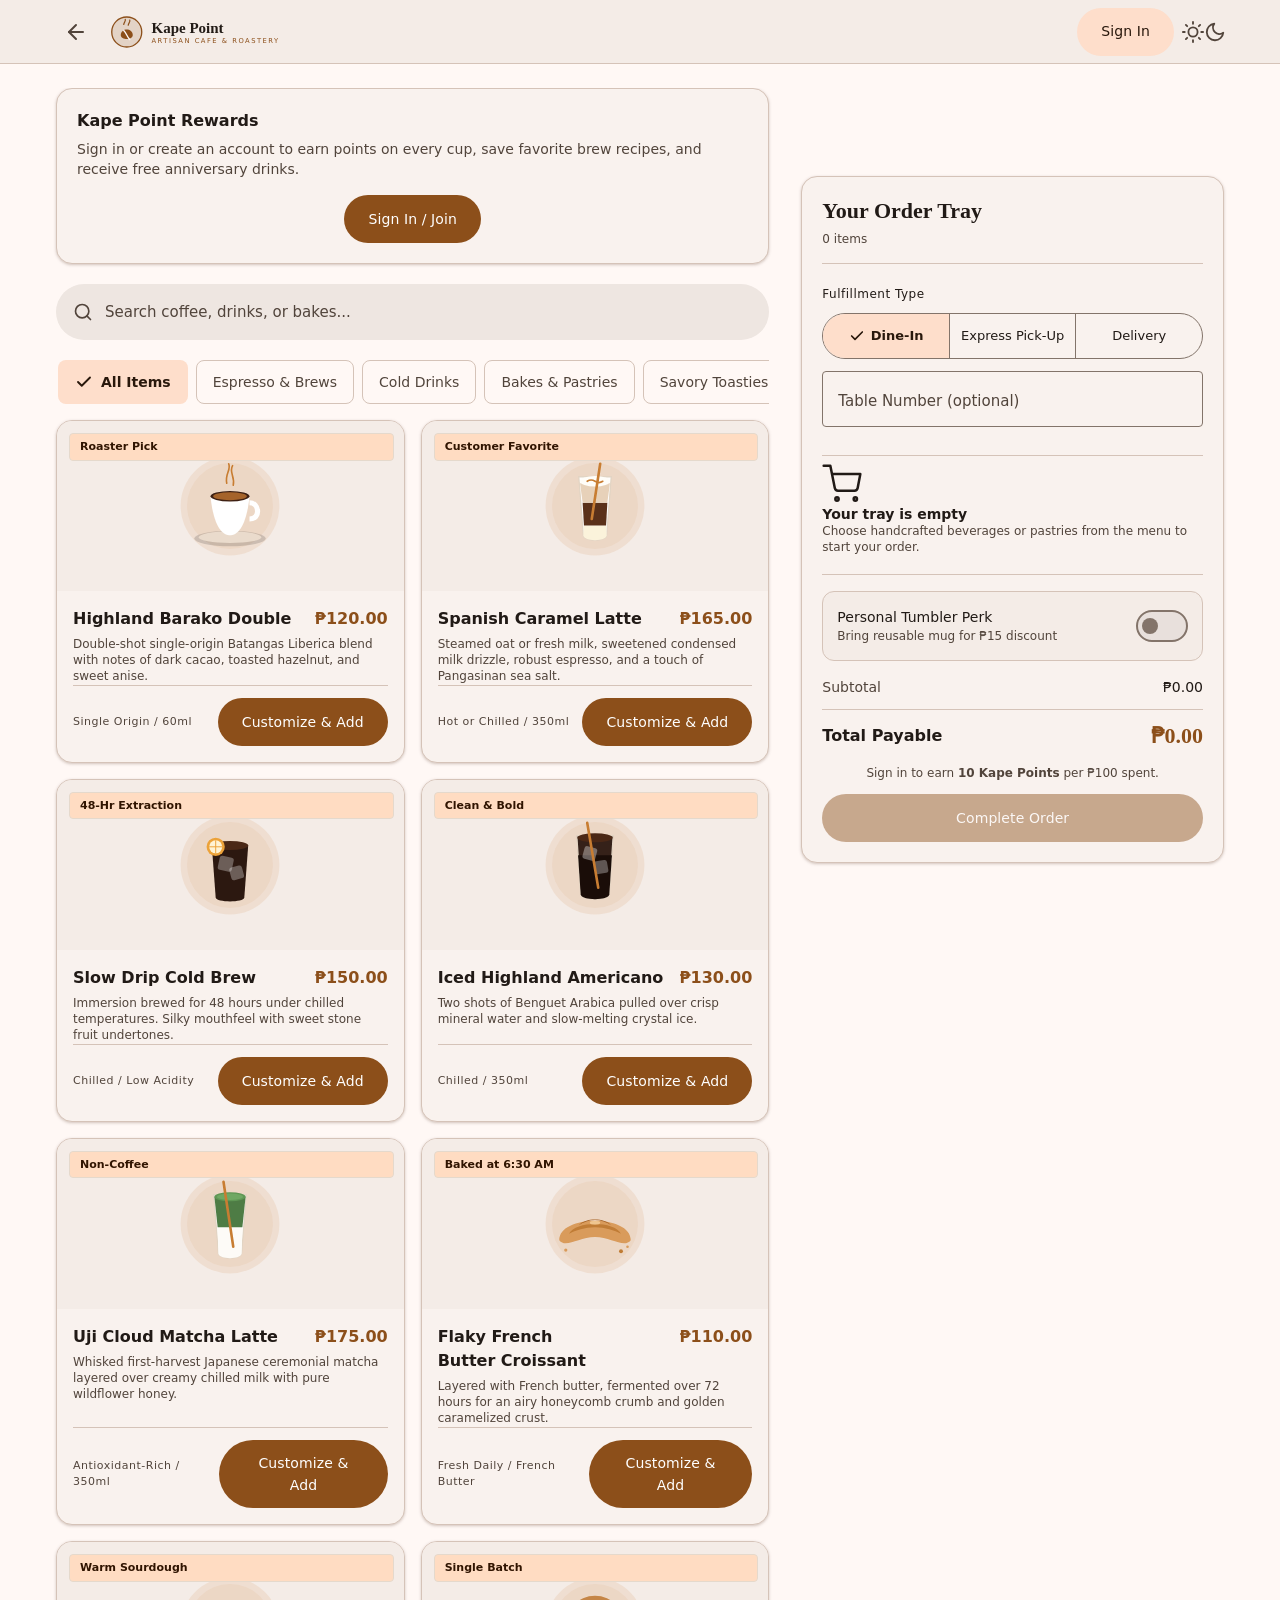
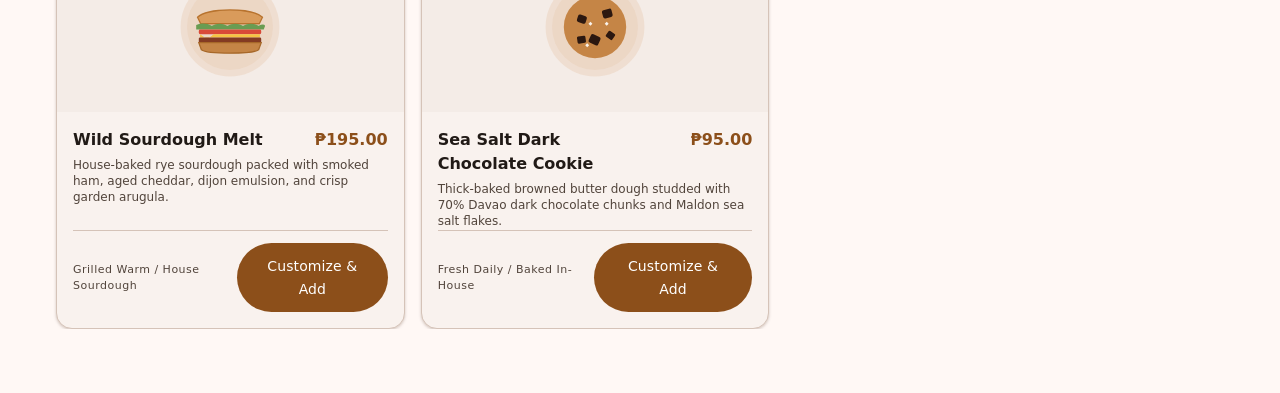
<file: order.html>
<!DOCTYPE html>
<html lang="en">
<head>
  <meta charset="UTF-8">
  <meta name="viewport" content="width=device-width, initial-scale=1.0">
  <meta name="description" content="Order online from Kape Point Cafe. Handcrafted single-origin Philippine coffee, cold brews, and fresh pastries in Lucena City. Customize drinks and pick up in store.">
  <meta name="keywords" content="Kape Point order online, Lucena coffee delivery, pickup coffee Lucena, artisan espresso, fresh croissant, batagnas liberica">
  <meta name="robots" content="index, follow">
  <link rel="canonical" href="https://nathan2803.github.io/kape-point-cafe/order.html">

  <!-- Multi-Format Favicons & Apple Touch Icon -->
  <link rel="icon" href="./favicon.ico?v=2" sizes="any">
  <link rel="icon" type="image/svg+xml" href="./favicon.svg?v=2">
  <link rel="icon" type="image/png" sizes="32x32" href="./favicon-32x32.png?v=2">
  <link rel="icon" type="image/png" sizes="16x16" href="./favicon-16x16.png?v=2">
  <link rel="apple-touch-icon" sizes="180x180" href="./apple-touch-icon.png?v=2">
  <link rel="manifest" href="./site.webmanifest">
  <meta name="theme-color" content="#B85042">
  <meta name="apple-mobile-web-app-title" content="Kape Point">
  <meta name="apple-mobile-web-app-capable" content="yes">

  <!-- Open Graph -->
  <meta property="og:type" content="website">
  <meta property="og:site_name" content="Kape Point Cafe">
  <meta property="og:title" content="Order Online | Kape Point Cafe &amp; Roastery">
  <meta property="og:description" content="Order handcrafted single-origin Philippine coffees, signature iced brews, and warm artisan bakes online.">
  <meta property="og:url" content="https://nathan2803.github.io/kape-point-cafe/order.html">
  <meta property="og:image" content="https://nathan2803.github.io/kape-point-cafe/assets/menu-latte.svg">
  <meta property="og:locale" content="en_PH">

  <!-- Twitter Card -->
  <meta name="twitter:card" content="summary_large_image">
  <meta name="twitter:title" content="Order Online | Kape Point Cafe &amp; Roastery">
  <meta name="twitter:description" content="Order handcrafted single-origin Philippine coffees, signature iced brews, and warm artisan bakes online.">
  <meta name="twitter:image" content="https://nathan2803.github.io/kape-point-cafe/assets/menu-latte.svg">

  <title>Order Online | Kape Point Cafe &amp; Roastery</title>
  <link rel="stylesheet" href="./style.css">

  <!-- Schema.org JSON-LD: OrderAction & Breadcrumb -->
  <script type="application/ld+json">
  {
    "@context": "https://schema.org",
    "@type": "WebPage",
    "name": "Order Online | Kape Point Cafe",
    "description": "Order online for pickup at Kape Point Cafe in Lucena City.",
    "url": "https://nathan2803.github.io/kape-point-cafe/order.html",
    "breadcrumb": {
      "@type": "BreadcrumbList",
      "itemListElement": [
        {
          "@type": "ListItem",
          "position": 1,
          "name": "Home",
          "item": "https://nathan2803.github.io/kape-point-cafe/"
        },
        {
          "@type": "ListItem",
          "position": 2,
          "name": "Order Online",
          "item": "https://nathan2803.github.io/kape-point-cafe/order.html"
        }
      ]
    },
    "potentialAction": {
      "@type": "OrderAction",
      "target": {
        "@type": "EntryPoint",
        "urlTemplate": "https://nathan2803.github.io/kape-point-cafe/order.html",
        "actionPlatform": [
          "http://schema.org/DesktopWebPlatform",
          "http://schema.org/MobileWebPlatform"
        ]
      }
    }
  }
  </script>
</head>
<body class="m3-body order-page-body">
  <!-- M3 Top App Bar -->
  <header class="m3-top-app-bar" id="order-header">
    <div class="m3-app-bar-container">
      <div class="m3-app-bar-leading">
        <a href="./index.html" class="m3-icon-button" aria-label="Return to Kape Point Cafe Homepage" title="Back to Homepage">
          <svg width="24" height="24" viewBox="0 0 24 24" fill="none" stroke="currentColor" stroke-width="2" stroke-linecap="round" stroke-linejoin="round" aria-hidden="true">
            <line x1="19" y1="12" x2="5" y2="12"></line>
            <polyline points="12 19 5 12 12 5"></polyline>
          </svg>
        </a>
        <a href="./index.html" class="m3-brand-link" aria-label="Kape Point Cafe Home">
          <svg class="m3-brand-logo" xmlns="http://www.w3.org/2000/svg" viewBox="0 0 240 50" width="180" height="38" fill="none" aria-hidden="true">
            <g transform="translate(4, 4)">
              <circle cx="21" cy="21" r="20" fill="var(--md-sys-color-primary)" fill-opacity="0.16" stroke="var(--md-sys-color-primary)" stroke-width="1.75"/>
              <path d="M13 25 C13 15, 29 15, 29 25 C29 32, 13 32, 13 25 Z" fill="var(--md-sys-color-primary)"/>
              <path d="M17 19 C21 23, 21 27, 25 31" stroke="var(--md-sys-color-surface)" stroke-width="1.8" stroke-linecap="round"/>
              <path d="M17 11 C17 8, 20 7, 19 4" stroke="var(--md-sys-color-primary)" stroke-width="1.6" stroke-linecap="round"/>
              <path d="M23 12 C23 9, 26 8, 25 5" stroke="var(--md-sys-color-primary)" stroke-width="1.6" stroke-linecap="round"/>
            </g>
            <text x="58" y="26" font-family="Georgia, serif" font-size="20" font-weight="600" fill="var(--md-sys-color-on-surface)">Kape Point</text>
            <text x="58" y="40" font-family="system-ui, -apple-system, sans-serif" font-size="9" font-weight="500" letter-spacing="2" fill="var(--md-sys-color-primary)">ARTISAN CAFE &amp; ROASTERY</text>
          </svg>
        </a>
      </div>

      <div class="m3-app-bar-trailing">
        <!-- Auth User State Container -->
        <div id="auth-header-container">
          <!-- Populated dynamically: M3 User Chip or M3 Tonal Button -->
        </div>

        <!-- M3 Theme Switch Button -->
        <button id="theme-toggle" class="m3-icon-button" aria-label="Toggle Theme" title="Toggle Dark/Light Mode">
          <svg class="sun-icon" xmlns="http://www.w3.org/2000/svg" width="22" height="22" viewBox="0 0 24 24" fill="none" stroke="currentColor" stroke-width="2" stroke-linecap="round" stroke-linejoin="round" aria-hidden="true">
            <circle cx="12" cy="12" r="5"></circle>
            <line x1="12" y1="1" x2="12" y2="3"></line>
            <line x1="12" y1="21" x2="12" y2="23"></line>
            <line x1="4.22" y1="4.22" x2="5.64" y2="5.64"></line>
            <line x1="18.36" y1="18.36" x2="19.78" y2="19.78"></line>
            <line x1="1" y1="12" x2="3" y2="12"></line>
            <line x1="21" y1="12" x2="23" y2="12"></line>
            <line x1="4.22" y1="19.78" x2="5.64" y2="18.36"></line>
            <line x1="18.36" y1="5.64" x2="19.78" y2="4.22"></line>
          </svg>
          <svg class="moon-icon" xmlns="http://www.w3.org/2000/svg" width="22" height="22" viewBox="0 0 24 24" fill="none" stroke="currentColor" stroke-width="2" stroke-linecap="round" stroke-linejoin="round" aria-hidden="true">
            <path d="M21 12.79A9 9 0 1 1 11.21 3 7 7 0 0 0 21 12.79z"></path>
          </svg>
        </button>

        <!-- Mobile Floating Tray Trigger -->
        <button id="mobile-cart-toggle" class="m3-icon-button m3-cart-trigger" aria-label="View Order Tray">
          <svg width="22" height="22" viewBox="0 0 24 24" fill="none" stroke="currentColor" stroke-width="2" stroke-linecap="round" stroke-linejoin="round" aria-hidden="true">
            <circle cx="9" cy="21" r="1"></circle>
            <circle cx="20" cy="21" r="1"></circle>
            <path d="M1 1h4l2.68 13.39a2 2 0 0 0 2 1.61h9.72a2 2 0 0 0 2-1.61L23 6H6"></path>
          </svg>
          <span class="m3-badge" id="mobile-cart-count">0</span>
        </button>
      </div>
    </div>
  </header>

  <!-- Main Ordering Content -->
  <main class="m3-main-content">
    <div class="m3-page-container">
      <div class="m3-order-layout">
        
        <!-- Left / Catalog Surface -->
        <section class="m3-catalog-pane" aria-label="Product Catalog">
          <!-- User Rewards Card -->
          <div class="rewards-banner" id="rewards-banner">
            <!-- Dynamically populated M3 Card -->
          </div>

          <!-- M3 Search Bar -->
          <div class="m3-search-bar">
            <svg class="m3-search-icon" width="20" height="20" viewBox="0 0 24 24" fill="none" stroke="currentColor" stroke-width="2" stroke-linecap="round" stroke-linejoin="round" aria-hidden="true">
              <circle cx="11" cy="11" r="8"></circle>
              <line x1="21" y1="21" x2="16.65" y2="16.65"></line>
            </svg>
            <input type="text" id="catalog-search" class="m3-search-input" placeholder="Search coffee, drinks, or bakes..." aria-label="Search menu catalog">
            <button type="button" class="m3-search-clear-btn" id="search-clear-btn" aria-label="Clear search" style="display: none;">
              &times;
            </button>
          </div>

          <!-- M3 Filter Chips Row -->
          <div class="m3-filter-chips-row order-filter-bar" role="tablist" aria-label="Filter menu items">
            <button class="m3-chip filter-btn active" data-category="all" role="tab" aria-selected="true">
              <svg class="m3-chip-check" width="18" height="18" viewBox="0 0 24 24" fill="none" stroke="currentColor" stroke-width="2.5" stroke-linecap="round" stroke-linejoin="round" aria-hidden="true"><polyline points="20 6 9 17 4 12"></polyline></svg>
              <span>All Items</span>
            </button>
            <button class="m3-chip filter-btn" data-category="espresso" role="tab" aria-selected="false">
              <svg class="m3-chip-check" width="18" height="18" viewBox="0 0 24 24" fill="none" stroke="currentColor" stroke-width="2.5" stroke-linecap="round" stroke-linejoin="round" aria-hidden="true"><polyline points="20 6 9 17 4 12"></polyline></svg>
              <span>Espresso &amp; Brews</span>
            </button>
            <button class="m3-chip filter-btn" data-category="cold" role="tab" aria-selected="false">
              <svg class="m3-chip-check" width="18" height="18" viewBox="0 0 24 24" fill="none" stroke="currentColor" stroke-width="2.5" stroke-linecap="round" stroke-linejoin="round" aria-hidden="true"><polyline points="20 6 9 17 4 12"></polyline></svg>
              <span>Cold Drinks</span>
            </button>
            <button class="m3-chip filter-btn" data-category="pastry" role="tab" aria-selected="false">
              <svg class="m3-chip-check" width="18" height="18" viewBox="0 0 24 24" fill="none" stroke="currentColor" stroke-width="2.5" stroke-linecap="round" stroke-linejoin="round" aria-hidden="true"><polyline points="20 6 9 17 4 12"></polyline></svg>
              <span>Bakes &amp; Pastries</span>
            </button>
            <button class="m3-chip filter-btn" data-category="savory" role="tab" aria-selected="false">
              <svg class="m3-chip-check" width="18" height="18" viewBox="0 0 24 24" fill="none" stroke="currentColor" stroke-width="2.5" stroke-linecap="round" stroke-linejoin="round" aria-hidden="true"><polyline points="20 6 9 17 4 12"></polyline></svg>
              <span>Savory Toasties</span>
            </button>
          </div>

          <!-- M3 Cards Grid -->
          <div class="m3-cards-grid" id="order-grid">
            <!-- Injected by order.js -->
          </div>
        </section>

        <!-- Right / M3 Order Tray Surface -->
        <aside class="m3-tray-pane" id="order-tray-sidebar" aria-label="Order Tray and Checkout">
          <div class="m3-card m3-card-elevated tray-card">
            <div class="m3-tray-header">
              <div>
                <h2 class="m3-title-large">Your Order Tray</h2>
                <span class="m3-body-small text-muted" id="tray-item-counter">0 items</span>
              </div>
            </div>

            <!-- M3 Segmented Buttons for Fulfillment -->
            <div class="m3-fulfillment-section">
              <span class="m3-label-medium">Fulfillment Type</span>
              <div class="m3-segmented-buttons" role="radiogroup" aria-label="Fulfillment Type">
                <button type="button" class="m3-segment active" data-value="dine-in" role="radio" aria-checked="true">
                  <svg class="m3-segment-check" width="16" height="16" viewBox="0 0 24 24" fill="none" stroke="currentColor" stroke-width="2.5" stroke-linecap="round" stroke-linejoin="round" aria-hidden="true"><polyline points="20 6 9 17 4 12"></polyline></svg>
                  <span>Dine-In</span>
                </button>
                <button type="button" class="m3-segment" data-value="pickup" role="radio" aria-checked="false">
                  <svg class="m3-segment-check" width="16" height="16" viewBox="0 0 24 24" fill="none" stroke="currentColor" stroke-width="2.5" stroke-linecap="round" stroke-linejoin="round" aria-hidden="true"><polyline points="20 6 9 17 4 12"></polyline></svg>
                  <span>Express Pick-Up</span>
                </button>
                <button type="button" class="m3-segment" data-value="delivery" role="radio" aria-checked="false">
                  <svg class="m3-segment-check" width="16" height="16" viewBox="0 0 24 24" fill="none" stroke="currentColor" stroke-width="2.5" stroke-linecap="round" stroke-linejoin="round" aria-hidden="true"><polyline points="20 6 9 17 4 12"></polyline></svg>
                  <span>Delivery</span>
                </button>
              </div>

              <!-- M3 Outlined Text Field -->
              <div class="m3-fulfillment-inputs" id="fulfillment-details">
                <div class="m3-text-field" id="table-input-group">
                  <input type="text" id="order-table-num" class="m3-text-input" placeholder=" " aria-label="Table Number">
                  <label for="order-table-num" class="m3-floating-label">Table Number (optional)</label>
                </div>
                <div class="m3-text-field" id="address-input-group" style="display: none;">
                  <input type="text" id="order-address" class="m3-text-input" placeholder=" " aria-label="Delivery Address">
                  <label for="order-address" class="m3-floating-label">Delivery Address (Lucena City)</label>
                </div>
              </div>
            </div>

            <!-- Cart Items Container -->
            <div class="m3-tray-items-container" id="tray-items-list">
              <!-- Populated by order.js -->
            </div>

            <!-- Pricing & M3 Switch for Tumbler Discount -->
            <div class="m3-tray-footer">
              <!-- Official M3 Switch Component -->
              <div class="m3-switch-row">
                <div class="m3-switch-label-group">
                  <span class="m3-body-medium">Personal Tumbler Perk</span>
                  <span class="m3-body-small text-muted">Bring reusable mug for ₱15 discount</span>
                </div>
                <label class="m3-switch" for="tumbler-discount-checkbox">
                  <input type="checkbox" id="tumbler-discount-checkbox" class="m3-switch-input" aria-label="Apply reusable tumbler discount">
                  <span class="m3-switch-track">
                    <span class="m3-switch-thumb">
                      <svg class="m3-switch-check" width="12" height="12" viewBox="0 0 24 24" fill="none" stroke="currentColor" stroke-width="3" stroke-linecap="round" stroke-linejoin="round" aria-hidden="true"><polyline points="20 6 9 17 4 12"></polyline></svg>
                    </span>
                  </span>
                </label>
              </div>

              <div class="m3-price-breakdown">
                <div class="m3-price-row">
                  <span class="m3-body-medium text-muted">Subtotal</span>
                  <span class="m3-body-medium" id="tray-subtotal">₱0.00</span>
                </div>
                <div class="m3-price-row m3-discount-row" id="discount-row" style="display: none;">
                  <span class="m3-body-medium">Tumbler Discount</span>
                  <span class="m3-body-medium text-success" id="tray-discount">-₱15.00</span>
                </div>
                <div class="m3-divider"></div>
                <div class="m3-price-row m3-total-row">
                  <span class="m3-title-medium">Total Payable</span>
                  <span class="m3-title-large text-primary" id="tray-total">₱0.00</span>
                </div>
              </div>

              <!-- Points Notice -->
              <p class="m3-body-small m3-reward-caption" id="points-reward-note">
                Sign in to earn <strong>10 Kape Points</strong> per ₱100 spent.
              </p>

              <!-- M3 Filled Button -->
              <button id="checkout-btn" class="m3-button m3-button-filled m3-button-block" disabled>
                Complete Order
              </button>
            </div>
          </div>
        </aside>
      </div>
    </div>
  </main>

  <!-- M3 Dialog: Auth Sign In / Member Joining -->
  <div class="modal-backdrop" id="auth-modal" role="dialog" aria-modal="true" aria-labelledby="auth-modal-title" aria-hidden="true">
    <div class="m3-dialog">
      <div class="m3-dialog-header">
        <h2 id="auth-modal-title" class="m3-headline-small">Sign In to Kape Point</h2>
        <button class="m3-icon-button" id="close-auth-modal-btn" aria-label="Close dialog">&times;</button>
      </div>

      <div class="m3-dialog-content">
        <p class="m3-body-medium text-muted">
          Earn rewards points on every cup, save preferred coffee customizations, and enjoy member birthday specials.
        </p>

        <!-- Quick 1-Click Demo Button -->
        <button type="button" class="m3-button m3-button-tonal m3-button-block" id="quick-demo-btn">
          Sign In as <strong>Juan Dela Cruz</strong> (120 Points)
        </button>

        <div class="m3-dialog-divider">
          <span>Or enter email</span>
        </div>

        <form id="auth-form" novalidate>
          <div class="form-feedback" id="auth-feedback" role="alert" aria-live="polite"></div>

          <div class="m3-text-field">
            <input type="text" id="auth-name" class="m3-text-input" placeholder=" " required>
            <label for="auth-name" class="m3-floating-label">Full Name</label>
          </div>

          <div class="m3-text-field">
            <input type="email" id="auth-email" class="m3-text-input" placeholder=" " required>
            <label for="auth-email" class="m3-floating-label">Email Address</label>
          </div>

          <div class="m3-dialog-actions">
            <button type="button" class="m3-button m3-button-text" id="auth-cancel-btn">Cancel</button>
            <button type="submit" class="m3-button m3-button-filled">Sign In</button>
          </div>
        </form>
      </div>
    </div>
  </div>

  <!-- M3 Dialog: Item Customization Sheet -->
  <div class="modal-backdrop" id="customize-modal" role="dialog" aria-modal="true" aria-labelledby="customize-title" aria-hidden="true">
    <div class="m3-dialog m3-dialog-large">
      <div class="m3-dialog-header">
        <div>
          <h2 id="customize-title" class="m3-headline-small">Customize Item</h2>
          <span class="m3-title-medium text-primary" id="customize-base-price">₱0.00</span>
        </div>
        <button class="m3-icon-button" id="close-customize-modal-btn" aria-label="Close customization">&times;</button>
      </div>

      <div class="m3-dialog-content">
        <p class="m3-body-medium text-muted" id="customize-item-desc"></p>

        <!-- Milk Choice -->
        <div class="m3-option-group" id="opt-milk-group">
          <span class="m3-label-large">Milk Selection</span>
          <div class="m3-chips-group">
            <label class="m3-choice-chip active"><input type="radio" name="opt-milk" value="dairy" checked><span>Fresh Dairy</span></label>
            <label class="m3-choice-chip"><input type="radio" name="opt-milk" value="oat"><span>Oat Milk (+₱30)</span></label>
            <label class="m3-choice-chip"><input type="radio" name="opt-milk" value="almond"><span>Almond Milk (+₱30)</span></label>
          </div>
        </div>

        <!-- Sweetness -->
        <div class="m3-option-group" id="opt-sweet-group">
          <span class="m3-label-large">Sweetness Level</span>
          <div class="m3-chips-group">
            <label class="m3-choice-chip active"><input type="radio" name="opt-sweet" value="100%" checked><span>100% Standard</span></label>
            <label class="m3-choice-chip"><input type="radio" name="opt-sweet" value="70%"><span>70% Less Sweet</span></label>
            <label class="m3-choice-chip"><input type="radio" name="opt-sweet" value="50%"><span>50% Half Sweet</span></label>
            <label class="m3-choice-chip"><input type="radio" name="opt-sweet" value="0%"><span>0% Unsweetened</span></label>
          </div>
        </div>

        <!-- Temperature -->
        <div class="m3-option-group" id="opt-temp-group">
          <span class="m3-label-large">Temperature</span>
          <div class="m3-chips-group">
            <label class="m3-choice-chip active"><input type="radio" name="opt-temp" value="iced" checked><span>Chilled on Ice</span></label>
            <label class="m3-choice-chip"><input type="radio" name="opt-temp" value="hot"><span>Steamed Hot</span></label>
          </div>
        </div>

        <!-- Extra Shot -->
        <div class="m3-option-group" id="opt-shot-group">
          <span class="m3-label-large">Espresso Intensity</span>
          <div class="m3-chips-group">
            <label class="m3-choice-chip active"><input type="radio" name="opt-shot" value="standard" checked><span>Standard</span></label>
            <label class="m3-choice-chip"><input type="radio" name="opt-shot" value="extra"><span>+ Extra Highland Shot (+₱40)</span></label>
          </div>
        </div>

        <!-- Barista Notes -->
        <div class="m3-text-field">
          <input type="text" id="customize-notes" class="m3-text-input" placeholder=" ">
          <label for="customize-notes" class="m3-floating-label">Barista Instructions (e.g. less ice)</label>
        </div>

        <!-- Quantity Stepper -->
        <div class="m3-qty-row">
          <span class="m3-title-medium">Quantity</span>
          <div class="m3-stepper">
            <button type="button" class="m3-stepper-btn" id="qty-minus" aria-label="Decrease quantity">-</button>
            <span class="m3-stepper-val" id="qty-val">1</span>
            <button type="button" class="m3-stepper-btn" id="qty-plus" aria-label="Increase quantity">+</button>
          </div>
        </div>
      </div>

      <div class="m3-dialog-actions">
        <button type="button" class="m3-button m3-button-text" id="cancel-customize-modal-btn">Cancel</button>
        <button type="button" class="m3-button m3-button-filled" id="confirm-add-item-btn">
          Add to Tray • <span id="customize-total-btn-price">₱0.00</span>
        </button>
      </div>
    </div>
  </div>

  <!-- M3 Dialog: Order Receipt / Confirmation -->
  <div class="modal-backdrop" id="receipt-modal" role="dialog" aria-modal="true" aria-labelledby="receipt-modal-title" aria-hidden="true">
    <div class="m3-dialog">
      <div class="m3-dialog-header text-center">
        <div class="m3-receipt-badge" aria-hidden="true">
          <svg width="28" height="28" viewBox="0 0 24 24" fill="none" stroke="currentColor" stroke-width="2.5" stroke-linecap="round" stroke-linejoin="round"><polyline points="20 6 9 17 4 12"></polyline></svg>
        </div>
        <h2 id="receipt-modal-title" class="m3-headline-small">Order Confirmed!</h2>
        <span class="m3-label-large text-primary" id="receipt-ref-code">Ref: #KP-2026-0000</span>
      </div>

      <div class="m3-dialog-content">
        <div class="m3-callout-card">
          <div class="m3-callout-icon" aria-hidden="true">
            <svg width="20" height="20" viewBox="0 0 24 24" fill="none" stroke="currentColor" stroke-width="2"><circle cx="12" cy="12" r="10"></circle><polyline points="12 6 12 12 16 14"></polyline></svg>
          </div>
          <div>
            <strong class="m3-title-small">Estimated Prep: 10 to 14 Minutes</strong>
            <p class="m3-body-small text-muted" id="receipt-dispatch-instruction">Our baristas are preparing your roasts.</p>
          </div>
        </div>

        <span class="m3-label-medium">Order Items</span>
        <ul class="m3-receipt-list" id="receipt-items-list">
          <!-- Injected dynamically -->
        </ul>

        <div class="m3-divider"></div>

        <div class="m3-price-breakdown">
          <div class="m3-price-row">
            <span class="m3-title-medium">Total Paid</span>
            <strong class="m3-title-large text-primary" id="receipt-final-total">₱0.00</strong>
          </div>
          <div class="m3-price-row">
            <span class="m3-body-medium">Rewards Earned</span>
            <span class="m3-points-pill" id="receipt-points-earned">+0 Points</span>
          </div>
        </div>
      </div>

      <div class="m3-dialog-actions">
        <button type="button" class="m3-button m3-button-text" id="receipt-close-btn">New Order</button>
        <a href="./index.html" class="m3-button m3-button-filled">Back to Homepage</a>
      </div>
    </div>
  </div>

  <script src="./order.js"></script>
</body>
</html>
</file>
<file: style.css>
/* ==========================================================================
   Kape Point Cafe - Production Stylesheet
   Artisanal Roastery Visual Identity • Zero External Framework Dependencies
   WCAG AA Contrast Compliant • Mobile-First Responsive Architecture
   ========================================================================== */

/* --------------------------------------------------------------------------
   1. Design Tokens & Theme Variables
   -------------------------------------------------------------------------- */
:root {
  /* Brand Palette (Light Mode - Warm Linen Canvas) */
  --color-primary: #2C1810;
  --color-primary-mark: #2C1810;
  --color-secondary: #F5EBE1;
  --color-accent: #B8671B;
  --color-accent-hover: #9E5311;
  --color-accent-soft: rgba(184, 103, 27, 0.09);

  /* Backgrounds & Surfaces */
  --color-bg: #FAF7F2;
  --color-surface: #FFFFFF;
  --color-surface-subtle: #F4ECE1;
  --color-border: #E5D9CC;
  --color-card-border: #EAE1D5;

  /* Text & Contrast (WCAG AA Compliant) */
  --color-text: #1E140E;
  --color-text-muted: #6B574B;
  --color-text-inverse: #FFFFFF;

  /* Semantic Feedback */
  --color-success: #26732B;
  --color-success-bg: #EAF5EB;
  --color-error: #C62828;
  --color-error-bg: #FFEBEE;

  /* Typography Stacks */
  --font-sans: system-ui, -apple-system, BlinkMacSystemFont, "Segoe UI", Roboto, sans-serif;
  --font-serif: Georgia, Cambria, "Times New Roman", Times, serif;

  /* Spacing Scale */
  --space-2xs: 0.25rem;
  --space-xs: 0.5rem;
  --space-sm: 0.75rem;
  --space-md: 1.25rem;
  --space-lg: 2rem;
  --space-xl: 3.5rem;
  --space-2xl: 5rem;

  /* Border Radii */
  --radius-sm: 6px;
  --radius-md: 12px;
  --radius-lg: 18px;
  --radius-full: 9999px;

  /* Shadows (Subtle elevation without floating blur) */
  --shadow-sm: 0 1px 3px rgba(44, 24, 16, 0.05);
  --shadow-md: 0 4px 16px rgba(44, 24, 16, 0.07);
  --shadow-lg: 0 12px 32px rgba(44, 24, 16, 0.12);

  /* Layout */
  --max-width: 1160px;
  --header-height: 72px;

  /* Transitions */
  --transition-fast: 0.18s ease-out;
  --transition-base: 0.24s ease-out;

  /* Material Design 3 (M3) System Color Tokens (Light Mode - Benguet Terroir Roast) */
  --md-sys-color-primary: #8C4F1A;
  --md-sys-color-on-primary: #FFFFFF;
  --md-sys-color-primary-container: #FFDCC2;
  --md-sys-color-on-primary-container: #301400;
  --md-sys-color-secondary: #725A4B;
  --md-sys-color-on-secondary: #FFFFFF;
  --md-sys-color-secondary-container: #FEDECB;
  --md-sys-color-on-secondary-container: #29180C;
  --md-sys-color-tertiary: #5F6032;
  --md-sys-color-on-tertiary: #FFFFFF;
  --md-sys-color-tertiary-container: #E4E6AB;
  --md-sys-color-on-tertiary-container: #1C1D00;
  --md-sys-color-surface: #FFF8F5;
  --md-sys-color-on-surface: #211A16;
  --md-sys-color-surface-variant: #F2DFD4;
  --md-sys-color-on-surface-variant: #51443B;
  --md-sys-color-outline: #83746A;
  --md-sys-color-outline-variant: #D5C3B8;
  --md-sys-color-surface-container-lowest: #FFFFFF;
  --md-sys-color-surface-container-low: #F9F2EE;
  --md-sys-color-surface-container: #F4ECE7;
  --md-sys-color-surface-container-high: #EEE6E1;
  --md-sys-color-surface-container-highest: #E8E0DC;
  --md-sys-color-error: #BA1A1A;
  --md-sys-color-on-error: #FFFFFF;
  --md-sys-color-error-container: #FFDAD6;
  --md-sys-color-on-error-container: #410002;

  /* M3 Shape Tokens */
  --md-sys-shape-corner-none: 0px;
  --md-sys-shape-corner-xs: 4px;
  --md-sys-shape-corner-sm: 8px;
  --md-sys-shape-corner-md: 12px;
  --md-sys-shape-corner-lg: 16px;
  --md-sys-shape-corner-xl: 28px;
  --md-sys-shape-corner-full: 9999px;

  /* M3 Elevation Tokens */
  --md-sys-elevation-0: none;
  --md-sys-elevation-1: 0 1px 3px 1px rgba(60, 30, 10, 0.08), 0 1px 2px 0 rgba(60, 30, 10, 0.12);
  --md-sys-elevation-2: 0 2px 6px 2px rgba(60, 30, 10, 0.10), 0 1px 2px 0 rgba(60, 30, 10, 0.14);
  --md-sys-elevation-3: 0 4px 8px 3px rgba(60, 30, 10, 0.12), 0 1px 3px 0 rgba(60, 30, 10, 0.16);
}

/* Dark Mode Tokens (Deep Espresso Roast Canvas) */
[data-theme="dark"] {
  --color-primary: #D98236;
  --color-primary-mark: #EDE4DC;
  --color-secondary: #241A14;
  --color-accent: #D98236;
  --color-accent-hover: #E8954F;
  --color-accent-soft: rgba(217, 130, 54, 0.16);

  --color-bg: #15100D;
  --color-surface: #201712;
  --color-surface-subtle: #2C201A;
  --color-border: #3B2D24;
  --color-card-border: #33251D;

  --color-text: #F5EFEB;
  --color-text-muted: #BBA99C;
  --color-text-inverse: #15100D;

  --color-success: #5DBB63;
  --color-success-bg: #162B1A;
  --color-error: #EF5350;
  --color-error-bg: #351717;

  --shadow-sm: 0 1px 3px rgba(0, 0, 0, 0.3);
  --shadow-md: 0 4px 16px rgba(0, 0, 0, 0.4);
  --shadow-lg: 0 12px 32px rgba(0, 0, 0, 0.55);

  /* Material Design 3 (M3) System Color Tokens (Dark Mode - Batangas Liberica Deep Roast) */
  --md-sys-color-primary: #FFB77D;
  --md-sys-color-on-primary: #4E2600;
  --md-sys-color-primary-container: #6C3903;
  --md-sys-color-on-primary-container: #FFDCC2;
  --md-sys-color-secondary: #E1C1AE;
  --md-sys-color-on-secondary: #402C1F;
  --md-sys-color-secondary-container: #584234;
  --md-sys-color-on-secondary-container: #FEDECB;
  --md-sys-color-tertiary: #C8CA91;
  --md-sys-color-on-tertiary: #313208;
  --md-sys-color-tertiary-container: #47481D;
  --md-sys-color-on-tertiary-container: #E4E6AB;
  --md-sys-color-surface: #18120F;
  --md-sys-color-on-surface: #EDE0D9;
  --md-sys-color-surface-variant: #51443B;
  --md-sys-color-on-surface-variant: #D5C3B8;
  --md-sys-color-outline: #9E8E83;
  --md-sys-color-outline-variant: #51443B;
  --md-sys-color-surface-container-lowest: #130D0A;
  --md-sys-color-surface-container-low: #211A16;
  --md-sys-color-surface-container: #251E1A;
  --md-sys-color-surface-container-high: #302824;
  --md-sys-color-surface-container-highest: #3B332E;
  --md-sys-color-error: #FFB4AB;
  --md-sys-color-on-error: #690005;
  --md-sys-color-error-container: #93000A;
  --md-sys-color-on-error-container: #FFDAD6;

  --md-sys-elevation-1: 0 1px 3px 1px rgba(0, 0, 0, 0.4), 0 1px 2px 0 rgba(0, 0, 0, 0.5);
  --md-sys-elevation-2: 0 2px 6px 2px rgba(0, 0, 0, 0.45), 0 1px 2px 0 rgba(0, 0, 0, 0.55);
  --md-sys-elevation-3: 0 4px 8px 3px rgba(0, 0, 0, 0.5), 0 1px 3px 0 rgba(0, 0, 0, 0.6);
}

/* --------------------------------------------------------------------------
   2. Reset & Global Styles
   -------------------------------------------------------------------------- */
*, *::before, *::after {
  box-sizing: border-box;
  margin: 0;
  padding: 0;
}

html {
  font-family: var(--font-sans);
  font-size: 16px;
  line-height: 1.6;
  color: var(--color-text);
  background-color: var(--color-bg);
  scroll-behavior: smooth;
  scroll-padding-top: calc(var(--header-height) + 16px);
  -webkit-text-size-adjust: 100%;
}

body {
  min-height: 100vh;
  display: flex;
  flex-direction: column;
  background-color: var(--color-bg);
  color: var(--color-text);
  transition: background-color var(--transition-base), color var(--transition-base);
}

img, svg {
  display: block;
  max-width: 100%;
  height: auto;
}

a {
  color: inherit;
  text-decoration: none;
  transition: color var(--transition-fast);
}

ul {
  list-style: none;
}

button, input, select, textarea {
  font: inherit;
  color: inherit;
}

strong, b {
  font-weight: 600;
}

button {
  cursor: pointer;
  border: none;
  background: none;
}

:focus-visible {
  outline: 2px solid var(--color-accent);
  outline-offset: 3px;
}

/* Reduced Motion Override */
@media (prefers-reduced-motion: reduce) {
  html {
    scroll-behavior: auto;
  }
  *, *::before, *::after {
    animation-duration: 0.01ms !important;
    animation-iteration-count: 1 !important;
    transition-duration: 0.01ms !important;
  }
}

/* --------------------------------------------------------------------------
   3. Typography & Layout Containers
   -------------------------------------------------------------------------- */
.container {
  width: 100%;
  max-width: var(--max-width);
  margin-left: auto;
  margin-right: auto;
  padding-left: var(--space-md);
  padding-right: var(--space-md);
}

.text-center {
  text-align: center;
}

h1, h2, h3 {
  text-wrap: balance;
  color: var(--color-text);
}

.section-header {
  margin-bottom: var(--space-lg);
}

.section-title {
  font-family: var(--font-serif);
  font-size: 2rem;
  font-weight: 600;
  line-height: 1.25;
  margin-bottom: var(--space-xs);
  letter-spacing: -0.02em;
}

.section-subtitle {
  font-size: 1.0625rem;
  color: var(--color-text-muted);
  max-width: 600px;
  margin-left: auto;
  margin-right: auto;
  line-height: 1.6;
}

/* --------------------------------------------------------------------------
   4. Buttons & Interactive Controls
   -------------------------------------------------------------------------- */
.btn {
  display: inline-flex;
  align-items: center;
  justify-content: center;
  font-weight: 600;
  font-size: 0.9375rem;
  padding: 0.75rem 1.4rem;
  border-radius: var(--radius-sm);
  transition: background-color var(--transition-fast), border-color var(--transition-fast), transform var(--transition-fast);
  min-height: 44px;
}

.btn-primary {
  background-color: var(--color-accent);
  color: #FFFFFF;
  border: 1px solid transparent;
}

.btn-primary:hover {
  background-color: var(--color-accent-hover);
  transform: translateY(-1px);
}

.btn-secondary {
  background-color: var(--color-surface);
  color: var(--color-text);
  border: 1px solid var(--color-border);
}

.btn-secondary:hover {
  background-color: var(--color-surface-subtle);
  border-color: var(--color-accent);
}

.btn-sm {
  padding: 0.45rem 0.95rem;
  font-size: 0.875rem;
  min-height: 38px;
}

.btn-block {
  width: 100%;
}

.btn-icon {
  display: inline-flex;
  align-items: center;
  justify-content: center;
  width: 44px;
  height: 44px;
  min-width: 44px;
  min-height: 44px;
  flex-shrink: 0;
  border-radius: var(--radius-sm);
  border: 1px solid var(--color-border);
  background-color: var(--color-surface);
  color: var(--color-text);
  transition: border-color var(--transition-fast), color var(--transition-fast);
}

.btn-icon:hover {
  border-color: var(--color-accent);
  color: var(--color-accent);
}

.btn-text {
  font-size: 0.875rem;
  font-weight: 600;
  color: var(--color-accent);
  display: inline-flex;
  align-items: center;
  justify-content: center;
  padding: 8px 12px;
  border-radius: var(--radius-sm);
  min-height: 44px;
}

.btn-text:hover {
  background-color: var(--color-accent-soft);
}

/* --------------------------------------------------------------------------
   5. Site Header & Navigation
   -------------------------------------------------------------------------- */
.site-header {
  position: sticky;
  top: 0;
  z-index: 1000;
  height: var(--header-height);
  background-color: var(--color-bg);
  border-bottom: 1px solid var(--color-border);
  transition: background-color var(--transition-base), border-color var(--transition-base);
}

.header-container {
  max-width: var(--max-width);
  margin-left: auto;
  margin-right: auto;
  padding: 0 var(--space-md);
  height: 100%;
  display: flex;
  align-items: center;
  justify-content: space-between;
}

.brand-link {
  display: flex;
  align-items: center;
}

.brand-logo-svg {
  display: block;
  height: 44px;
  width: auto;
}

.brand-text-name {
  fill: var(--color-text);
}

.header-actions {
  display: flex;
  align-items: center;
  gap: var(--space-xs);
}

.theme-toggle-btn .sun-icon {
  display: none;
}
.theme-toggle-btn .moon-icon {
  display: block;
}

[data-theme="dark"] .theme-toggle-btn .sun-icon {
  display: block;
}
[data-theme="dark"] .theme-toggle-btn .moon-icon {
  display: none;
}

.nav-cta {
  display: none;
}

/* Mobile Hamburger Menu */
.hamburger-btn {
  display: flex;
  flex-direction: column;
  justify-content: space-between;
  width: 44px;
  height: 44px;
  padding: 13px 10px;
  border-radius: var(--radius-sm);
  border: 1px solid var(--color-border);
  background-color: var(--color-surface);
}

.hamburger-bar {
  width: 100%;
  height: 2px;
  background-color: var(--color-text);
  border-radius: 2px;
  transition: transform var(--transition-fast), opacity var(--transition-fast);
}

.hamburger-btn.active .hamburger-bar:nth-child(1) {
  transform: translateY(6px) rotate(45deg);
}
.hamburger-btn.active .hamburger-bar:nth-child(2) {
  opacity: 0;
}
.hamburger-btn.active .hamburger-bar:nth-child(3) {
  transform: translateY(-6px) rotate(-45deg);
}

.main-nav {
  position: absolute;
  top: var(--header-height);
  left: 0;
  width: 100%;
  background-color: var(--color-surface);
  border-bottom: 1px solid var(--color-border);
  box-shadow: var(--shadow-md);
  padding: var(--space-sm);
  display: none;
}

.main-nav.open {
  display: block;
}

.nav-list {
  display: flex;
  flex-direction: column;
  gap: 2px;
}

.nav-link {
  display: block;
  padding: 0.7rem var(--space-md);
  font-weight: 500;
  font-size: 0.9375rem;
  border-radius: var(--radius-sm);
  color: var(--color-text);
}

.nav-link:hover, .nav-link:focus {
  background-color: var(--color-accent-soft);
  color: var(--color-accent);
}

/* --------------------------------------------------------------------------
   6. Hero Section
   -------------------------------------------------------------------------- */
.hero-section {
  padding: var(--space-xl) 0;
  background-color: var(--color-bg);
  border-bottom: 1px solid var(--color-border);
}

.hero-grid {
  display: flex;
  flex-direction: column;
  gap: var(--space-lg);
}

.hero-content {
  display: flex;
  flex-direction: column;
  align-items: flex-start;
}

.heritage-badge {
  display: inline-flex;
  align-items: center;
  gap: 6px;
  padding: 0.35rem 0.85rem;
  background-color: var(--color-surface);
  border: 1px solid var(--color-border);
  color: var(--color-accent);
  font-size: 0.8125rem;
  font-weight: 600;
  border-radius: var(--radius-full);
  margin-bottom: var(--space-sm);
}

.badge-dot {
  width: 7px;
  height: 7px;
  border-radius: var(--radius-full);
  background-color: var(--color-accent);
}

.hero-title {
  font-family: var(--font-serif);
  font-size: 2.375rem;
  font-weight: 600;
  line-height: 1.18;
  color: var(--color-text);
  margin-bottom: var(--space-sm);
  letter-spacing: -0.02em;
}

.hero-description {
  font-size: 1.0625rem;
  line-height: 1.7;
  color: var(--color-text-muted);
  margin-bottom: var(--space-md);
  max-width: 540px;
}

.hero-actions {
  display: flex;
  flex-wrap: wrap;
  gap: var(--space-xs);
  margin-bottom: var(--space-md);
  width: 100%;
}

.hero-actions .btn {
  flex: 1 1 auto;
}

.origin-strip {
  display: flex;
  flex-wrap: wrap;
  align-items: center;
  gap: 6px;
  font-size: 0.8125rem;
  color: var(--color-text-muted);
  padding-top: var(--space-sm);
  border-top: 1px solid var(--color-border);
  width: 100%;
}

.origin-label {
  font-weight: 600;
  color: var(--color-text);
  margin-right: 4px;
}

.origin-tag {
  background-color: var(--color-surface);
  border: 1px solid var(--color-border);
  padding: 0.2rem 0.6rem;
  border-radius: var(--radius-full);
}

.hero-visual {
  display: flex;
  justify-content: center;
  align-items: center;
}

.hero-art-frame {
  width: 100%;
  max-width: 440px;
  background-color: var(--color-surface);
  border: 1px solid var(--color-card-border);
  border-radius: var(--radius-md);
  padding: var(--space-md);
  box-shadow: var(--shadow-sm);
}

.art-caption {
  display: flex;
  justify-content: space-between;
  align-items: center;
  margin-top: var(--space-sm);
  padding-top: var(--space-xs);
  border-top: 1px solid var(--color-border);
}

.caption-title {
  font-size: 0.875rem;
  font-weight: 600;
  color: var(--color-text);
}

.caption-sub {
  font-size: 0.75rem;
  color: var(--color-text-muted);
}

/* --------------------------------------------------------------------------
   7. About Section
   -------------------------------------------------------------------------- */
.about-section {
  padding: var(--space-2xl) 0;
  background-color: var(--color-surface);
  border-bottom: 1px solid var(--color-border);
}

.about-grid {
  display: flex;
  flex-direction: column;
  gap: var(--space-lg);
}

.about-visual {
  display: flex;
  justify-content: center;
  align-items: center;
}

.about-media-card {
  background-color: var(--color-bg);
  border: 1px solid var(--color-border);
  border-radius: var(--radius-md);
  padding: var(--space-md);
  display: flex;
  align-items: center;
  justify-content: center;
}

.about-image {
  max-width: 260px;
}

.section-lead {
  font-size: 1.125rem;
  font-weight: 500;
  color: var(--color-text);
  margin-bottom: var(--space-xs);
  line-height: 1.5;
}

.section-text {
  font-size: 0.9375rem;
  color: var(--color-text-muted);
  line-height: 1.7;
  margin-bottom: var(--space-md);
}

.pillars-list {
  display: flex;
  flex-direction: column;
  gap: var(--space-sm);
}

.pillar-item {
  padding: var(--space-sm) var(--space-md);
  background-color: var(--color-bg);
  border: 1px solid var(--color-border);
  border-radius: var(--radius-sm);
}

.pillar-title {
  font-size: 0.9375rem;
  font-weight: 600;
  color: var(--color-text);
  margin-bottom: 2px;
}

.pillar-text {
  font-size: 0.8125rem;
  color: var(--color-text-muted);
  line-height: 1.5;
}

/* --------------------------------------------------------------------------
   8. Features Section
   -------------------------------------------------------------------------- */
.features-section {
  padding: var(--space-2xl) 0;
  background-color: var(--color-bg);
  border-bottom: 1px solid var(--color-border);
}

.features-grid {
  display: grid;
  grid-template-columns: 1fr;
  gap: var(--space-md);
}

.feature-card {
  background-color: var(--color-surface);
  border: 1px solid var(--color-card-border);
  border-radius: var(--radius-md);
  padding: var(--space-md);
  box-shadow: var(--shadow-sm);
}

.feature-icon-wrapper {
  margin-bottom: var(--space-sm);
}

.feature-icon {
  width: 56px;
  height: 56px;
}

.feature-title {
  font-family: var(--font-serif);
  font-size: 1.25rem;
  font-weight: 600;
  color: var(--color-text);
  margin-bottom: var(--space-2xs);
}

.feature-description {
  font-size: 0.9375rem;
  color: var(--color-text-muted);
  line-height: 1.6;
}

/* --------------------------------------------------------------------------
   9. Products Showcase & Filterable Menu Section
   -------------------------------------------------------------------------- */
.menu-section {
  padding: var(--space-2xl) 0;
  background-color: var(--color-surface);
  border-bottom: 1px solid var(--color-border);
}

.menu-search-wrapper {
  max-width: 480px;
  margin: 0 auto var(--space-md) auto;
  width: 100%;
}

.menu-search-box {
  display: flex;
  align-items: center;
  background-color: var(--color-bg);
  border: 1px solid var(--color-border);
  border-radius: var(--radius-full);
  padding: 0 var(--space-md);
  height: 48px;
  transition: border-color var(--transition-fast), box-shadow var(--transition-fast);
}

.menu-search-box:focus-within {
  border-color: var(--color-accent);
  box-shadow: 0 0 0 3px rgba(184, 80, 66, 0.15);
}

.menu-search-box .search-icon {
  color: var(--color-text-muted);
  flex-shrink: 0;
  margin-right: var(--space-xs);
}

.menu-search-input {
  flex: 1;
  background: transparent;
  border: none;
  outline: none;
  font-family: inherit;
  font-size: 0.9375rem;
  color: var(--color-text);
  min-height: 44px;
}

.menu-search-input::placeholder {
  color: var(--color-text-muted);
}

.menu-search-box .search-clear-btn {
  background: transparent;
  border: none;
  color: var(--color-text-muted);
  cursor: pointer;
  padding: 4px;
  font-size: 14px;
  min-width: 32px;
  min-height: 32px;
  display: flex;
  align-items: center;
  justify-content: center;
  border-radius: var(--radius-full);
}

.menu-search-box .search-clear-btn:hover {
  color: var(--color-text);
}

.menu-empty-state {
  grid-column: 1 / -1;
  text-align: center;
  padding: var(--space-xl) var(--space-md);
  background-color: var(--color-bg);
  border: 1px dashed var(--color-border);
  border-radius: var(--radius-md);
}

.menu-empty-state p {
  color: var(--color-text-muted);
  margin-bottom: var(--space-sm);
  font-size: 0.9375rem;
}

.menu-filter-bar {
  display: flex;
  flex-wrap: wrap;
  justify-content: center;
  gap: var(--space-2xs);
  margin-bottom: var(--space-lg);
}

.filter-btn {
  padding: 0.65rem 1.25rem;
  font-size: 0.875rem;
  font-weight: 500;
  border-radius: var(--radius-full);
  border: 1px solid var(--color-border);
  background-color: var(--color-surface);
  color: var(--color-text-muted);
  transition: border-color var(--transition-fast), color var(--transition-fast), background-color var(--transition-fast);
  min-height: 44px;
  display: inline-flex;
  align-items: center;
  justify-content: center;
}

.filter-btn:hover {
  border-color: var(--color-accent);
  color: var(--color-accent);
}

.filter-btn.active {
  background-color: var(--color-accent);
  border-color: var(--color-accent);
  color: #FFFFFF;
  font-weight: 600;
}

.menu-grid {
  display: grid;
  grid-template-columns: 1fr;
  gap: var(--space-md);
}

.menu-card {
  background-color: var(--color-bg);
  border: 1px solid var(--color-card-border);
  border-radius: var(--radius-md);
  overflow: hidden;
  display: flex;
  flex-direction: column;
}

.menu-card.hidden {
  display: none;
}

.menu-card-image {
  position: relative;
  background-color: var(--color-surface-subtle);
  display: flex;
  align-items: center;
  justify-content: center;
  padding: var(--space-md);
}

.menu-card-image img {
  width: 140px;
  height: 140px;
}

.item-tag {
  position: absolute;
  top: 10px;
  right: 10px;
  font-size: 0.6875rem;
  font-weight: 600;
  padding: 0.2rem 0.55rem;
  border-radius: var(--radius-full);
  background-color: var(--color-surface);
  border: 1px solid var(--color-border);
  color: var(--color-accent);
}

.menu-card-content {
  padding: var(--space-md);
  display: flex;
  flex-direction: column;
  flex-grow: 1;
}

.menu-card-header {
  display: flex;
  align-items: baseline;
  justify-content: space-between;
  margin-bottom: var(--space-2xs);
}

.menu-item-name {
  font-family: var(--font-serif);
  font-size: 1.125rem;
  font-weight: 600;
  color: var(--color-text);
}

.menu-item-price {
  font-weight: 600;
  font-size: 1.125rem;
  color: var(--color-accent);
}

.menu-item-desc {
  font-size: 0.875rem;
  color: var(--color-text-muted);
  line-height: 1.5;
  margin-bottom: var(--space-md);
  flex-grow: 1;
}

.menu-card-footer {
  display: flex;
  align-items: center;
  justify-content: space-between;
  border-top: 1px solid var(--color-border);
  padding-top: var(--space-xs);
}

.ingredient-info {
  font-size: 0.75rem;
  color: var(--color-text-muted);
}

.menu-notice-card {
  margin-top: var(--space-lg);
  padding: var(--space-md);
  background-color: var(--color-surface-subtle);
  border-radius: var(--radius-sm);
  border: 1px solid var(--color-border);
  font-size: 0.875rem;
  color: var(--color-text-muted);
  text-align: center;
}

/* --------------------------------------------------------------------------
   10. Reviews & Testimonials Section
   -------------------------------------------------------------------------- */
.reviews-section {
  padding: var(--space-2xl) 0;
  background-color: var(--color-bg);
  border-bottom: 1px solid var(--color-border);
}

.reviews-grid {
  display: grid;
  grid-template-columns: 1fr;
  gap: var(--space-md);
}

.review-card {
  background-color: var(--color-surface);
  border: 1px solid var(--color-card-border);
  border-radius: var(--radius-md);
  padding: var(--space-md);
  display: flex;
  flex-direction: column;
}

.review-stars {
  color: #D98236;
  font-size: 1rem;
  letter-spacing: 2px;
  margin-bottom: var(--space-xs);
}

.review-quote {
  font-size: 0.9375rem;
  color: var(--color-text);
  line-height: 1.6;
  margin-bottom: var(--space-md);
  flex-grow: 1;
}

.reviewer-meta {
  display: flex;
  align-items: center;
  gap: var(--space-xs);
}

.reviewer-avatar {
  width: 38px;
  height: 38px;
  border-radius: var(--radius-full);
  background-color: var(--color-secondary);
  color: var(--color-primary);
  display: flex;
  align-items: center;
  justify-content: center;
  font-weight: 600;
  font-size: 0.875rem;
}

[data-theme="dark"] .reviewer-avatar {
  background-color: var(--color-surface-subtle);
  color: var(--color-accent);
}

.reviewer-name {
  display: block;
  font-weight: 600;
  font-style: normal;
  font-size: 0.875rem;
  color: var(--color-text);
}

.reviewer-role {
  display: block;
  font-size: 0.75rem;
  color: var(--color-text-muted);
}

/* --------------------------------------------------------------------------
   11. Operating Hours & Location Section
   -------------------------------------------------------------------------- */
.hours-section {
  padding: var(--space-2xl) 0;
  background-color: var(--color-surface);
  border-bottom: 1px solid var(--color-border);
}

.hours-grid {
  display: grid;
  grid-template-columns: 1fr;
  gap: var(--space-lg);
}

.hours-intro {
  color: var(--color-text-muted);
  font-size: 0.9375rem;
  margin-bottom: var(--space-md);
}

.hours-list {
  display: flex;
  flex-direction: column;
  gap: 6px;
  margin-bottom: var(--space-md);
}

.hours-row {
  display: flex;
  align-items: center;
  justify-content: space-between;
  padding: 0.75rem var(--space-md);
  background-color: var(--color-bg);
  border: 1px solid var(--color-border);
  border-radius: var(--radius-sm);
  font-size: 0.9375rem;
}

.hours-row.highlight-row {
  background-color: var(--color-accent-soft);
  border-color: var(--color-accent);
}

.day-with-badge {
  display: flex;
  align-items: center;
  gap: 8px;
}

.schedule-badge {
  font-size: 0.6875rem;
  font-weight: 600;
  padding: 2px 7px;
  background-color: var(--color-accent);
  color: #FFFFFF;
  border-radius: var(--radius-full);
}

.current-status {
  display: inline-flex;
  align-items: center;
  gap: var(--space-xs);
  padding: 0.45rem 0.85rem;
  border-radius: var(--radius-full);
  background-color: var(--color-surface-subtle);
  border: 1px solid var(--color-border);
  font-size: 0.8125rem;
  font-weight: 600;
}

.status-indicator {
  width: 9px;
  height: 9px;
  border-radius: var(--radius-full);
  background-color: var(--color-success);
}

.status-indicator.closed {
  background-color: var(--color-error);
}

.location-address {
  font-size: 0.9375rem;
  line-height: 1.6;
  color: var(--color-text-muted);
  margin-bottom: var(--space-md);
}

.location-address strong {
  color: var(--color-text);
  font-size: 1rem;
}

.amenities-grid {
  display: grid;
  grid-template-columns: 1fr;
  gap: var(--space-xs);
}

.amenity-item {
  display: flex;
  align-items: flex-start;
  gap: var(--space-xs);
  padding: var(--space-sm);
  background-color: var(--color-bg);
  border: 1px solid var(--color-border);
  border-radius: var(--radius-sm);
}

.amenity-icon-svg {
  width: 36px;
  height: 36px;
  display: flex;
  align-items: center;
  justify-content: center;
  background-color: var(--color-surface);
  border: 1px solid var(--color-border);
  border-radius: var(--radius-sm);
  color: var(--color-accent);
  flex-shrink: 0;
}

.amenity-item strong {
  display: block;
  font-size: 0.875rem;
  font-weight: 600;
  color: var(--color-text);
  margin-bottom: 2px;
}

.amenity-item p {
  font-size: 0.75rem;
  color: var(--color-text-muted);
}

/* --------------------------------------------------------------------------
   12. Contact Form & Direct Cards Section
   -------------------------------------------------------------------------- */
.contact-section {
  padding: var(--space-2xl) 0;
  background-color: var(--color-bg);
  border-bottom: 1px solid var(--color-border);
}

.contact-grid {
  display: grid;
  grid-template-columns: 1fr;
  gap: var(--space-lg);
}

.contact-form {
  background-color: var(--color-surface);
  border: 1px solid var(--color-card-border);
  border-radius: var(--radius-md);
  padding: var(--space-md);
  box-shadow: var(--shadow-sm);
}

.form-group {
  margin-bottom: var(--space-sm);
  display: flex;
  flex-direction: column;
}

.form-group label {
  font-size: 0.875rem;
  font-weight: 600;
  color: var(--color-text);
  margin-bottom: 0.3rem;
}

.required {
  color: var(--color-accent);
}

.form-input, .form-textarea {
  width: 100%;
  padding: 0.75rem 0.85rem;
  min-height: 44px;
  border: 1px solid var(--color-border);
  border-radius: var(--radius-sm);
  background-color: var(--color-bg);
  color: var(--color-text);
  transition: border-color var(--transition-fast);
}

.form-select {
  width: 100%;
  padding: 0.75rem 2.2rem 0.75rem 0.85rem;
  min-height: 44px;
  height: 44px;
  border: 1px solid var(--color-border);
  border-radius: var(--radius-sm);
  background-color: var(--color-bg);
  color: var(--color-text);
  -webkit-appearance: none;
  appearance: none;
  background-image: url("data:image/svg+xml,%3Csvg xmlns='http://www.w3.org/2000/svg' width='16' height='16' viewBox='0 0 24 24' fill='none' stroke='%23C87D32' stroke-width='2' stroke-linecap='round' stroke-linejoin='round'%3E%3Cpolyline points='6 9 12 15 18 9'%3E%3C/polyline%3E%3C/svg%3E");
  background-repeat: no-repeat;
  background-position: right 12px center;
  background-size: 16px;
  transition: border-color var(--transition-fast);
}

.form-input:focus, .form-select:focus, .form-textarea:focus {
  border-color: var(--color-accent);
  background-color: var(--color-surface);
}

.form-row {
  display: flex;
  flex-direction: column;
  gap: var(--space-sm);
}

.field-error {
  font-size: 0.75rem;
  color: var(--color-error);
  margin-top: 4px;
  min-height: 16px;
}

.form-feedback {
  padding: 0.75rem var(--space-md);
  border-radius: var(--radius-sm);
  margin-bottom: var(--space-sm);
  font-size: 0.875rem;
  display: none;
}

.form-feedback.success {
  display: block;
  background-color: var(--color-success-bg);
  color: var(--color-success);
  border: 1px solid var(--color-success);
}

.form-feedback.error {
  display: block;
  background-color: var(--color-error-bg);
  color: var(--color-error);
  border: 1px solid var(--color-error);
}

.contact-cards {
  display: flex;
  flex-direction: column;
  gap: var(--space-xs);
}

.info-card {
  display: flex;
  align-items: flex-start;
  gap: var(--space-sm);
  padding: var(--space-sm) var(--space-md);
  background-color: var(--color-surface);
  border: 1px solid var(--color-card-border);
  border-radius: var(--radius-md);
}

.info-icon-box {
  background-color: var(--color-surface-subtle);
  border: 1px solid var(--color-border);
  color: var(--color-accent);
  width: 44px;
  height: 44px;
  display: flex;
  align-items: center;
  justify-content: center;
  border-radius: var(--radius-sm);
  flex-shrink: 0;
}

.info-body h3 {
  font-size: 0.9375rem;
  font-weight: 600;
  color: var(--color-text);
  margin-bottom: 2px;
}

.info-val {
  font-size: 0.9375rem;
  font-weight: 600;
  color: var(--color-accent);
}

.info-sub {
  font-size: 0.8125rem;
  color: var(--color-text-muted);
}

.reward-card {
  background-color: var(--color-surface-subtle);
  border-color: var(--color-border);
}

/* --------------------------------------------------------------------------
   13. Interactive Modal Dialog
   -------------------------------------------------------------------------- */
.modal-backdrop {
  position: fixed;
  top: 0;
  left: 0;
  width: 100%;
  height: 100%;
  background-color: rgba(20, 14, 11, 0.65);
  backdrop-filter: blur(4px);
  z-index: 2000;
  display: none;
  align-items: center;
  justify-content: center;
  padding: var(--space-md);
}

.modal-backdrop.active {
  display: flex;
}

.modal-container {
  background-color: var(--color-surface);
  border: 1px solid var(--color-border);
  border-radius: var(--radius-md);
  width: 100%;
  max-width: 520px;
  max-height: 90vh;
  overflow-y: auto;
  padding: var(--space-md);
  box-shadow: var(--shadow-lg);
  animation: modalEnter 0.22s ease-out;
}

@keyframes modalEnter {
  from {
    opacity: 0;
    transform: scale(0.96) translateY(8px);
  }
  to {
    opacity: 1;
    transform: scale(1) translateY(0);
  }
}

.modal-header {
  display: flex;
  align-items: center;
  justify-content: space-between;
  margin-bottom: var(--space-sm);
  border-bottom: 1px solid var(--color-border);
  padding-bottom: var(--space-xs);
}

.modal-title {
  font-family: var(--font-serif);
  font-size: 1.25rem;
  font-weight: 600;
  color: var(--color-text);
}

.modal-close-btn {
  font-size: 1.75rem;
  color: var(--color-text-muted);
  width: 36px;
  height: 36px;
  display: flex;
  align-items: center;
  justify-content: center;
  border-radius: var(--radius-sm);
}

.modal-close-btn:hover {
  color: var(--color-text);
  background-color: var(--color-surface-subtle);
}

.modal-actions {
  display: flex;
  justify-content: flex-end;
  gap: var(--space-xs);
  margin-top: var(--space-md);
}

.modal-feedback {
  padding: 0.65rem var(--space-md);
  border-radius: var(--radius-sm);
  margin-bottom: var(--space-sm);
  font-size: 0.875rem;
  display: none;
}

.modal-feedback.success {
  display: block;
  background-color: var(--color-success-bg);
  color: var(--color-success);
  border: 1px solid var(--color-success);
}

/* --------------------------------------------------------------------------
   14. Footer Section
   -------------------------------------------------------------------------- */
.site-footer {
  background-color: var(--color-surface);
  border-top: 1px solid var(--color-border);
  padding-top: var(--space-xl);
}

.footer-grid {
  display: grid;
  grid-template-columns: 1fr;
  gap: var(--space-lg);
  padding-bottom: var(--space-lg);
}

.footer-brand .footer-logo-svg {
  height: 38px;
  width: auto;
  margin-bottom: var(--space-xs);
}

.footer-tagline {
  font-size: 0.875rem;
  color: var(--color-text-muted);
  margin-bottom: var(--space-2xs);
  line-height: 1.6;
}

.footer-credit {
  font-size: 0.75rem;
  color: var(--color-accent);
  font-weight: 500;
}

.footer-heading {
  font-family: var(--font-serif);
  font-size: 1.0625rem;
  font-weight: 600;
  color: var(--color-text);
  margin-bottom: var(--space-xs);
}

.footer-links {
  display: flex;
  flex-direction: column;
  gap: 0.2rem;
}

.footer-links a {
  font-size: 0.875rem;
  color: var(--color-text-muted);
  display: inline-flex;
  align-items: center;
  min-height: 44px;
  min-width: 44px;
}

.footer-links a:hover {
  color: var(--color-accent);
}

.footer-hours p {
  font-size: 0.875rem;
  color: var(--color-text-muted);
  margin-bottom: 0.2rem;
}

.footer-note {
  font-size: 0.75rem;
  color: var(--color-accent);
  margin-top: var(--space-2xs);
}

.footer-social p {
  font-size: 0.875rem;
  color: var(--color-text-muted);
  margin-bottom: var(--space-xs);
}

.social-links {
  display: flex;
  gap: var(--space-xs);
}

.social-icon {
  width: 44px;
  height: 44px;
  display: flex;
  align-items: center;
  justify-content: center;
  border-radius: var(--radius-sm);
  background-color: var(--color-surface-subtle);
  color: var(--color-text-muted);
  border: 1px solid var(--color-border);
  transition: color var(--transition-fast), border-color var(--transition-fast);
}

.social-icon:hover {
  color: var(--color-accent);
  border-color: var(--color-accent);
}

.footer-bottom {
  border-top: 1px solid var(--color-border);
  padding: var(--space-sm) 0;
  background-color: var(--color-bg);
}

.footer-bottom-inner {
  display: flex;
  flex-direction: column;
  gap: var(--space-2xs);
  align-items: center;
  text-align: center;
  font-size: 0.8125rem;
  color: var(--color-text-muted);
}

/* --------------------------------------------------------------------------
   15. Responsive Viewport Adaptations
   -------------------------------------------------------------------------- */

/* Tablet (640px and up) */
@media (min-width: 640px) {
  .hero-title {
    font-size: 2.75rem;
  }

  .features-grid {
    grid-template-columns: repeat(2, 1fr);
  }

  .menu-grid {
    grid-template-columns: repeat(2, 1fr);
  }

  .form-row {
    flex-direction: row;
  }

  .form-row .form-group {
    flex: 1;
  }

  .amenities-grid {
    grid-template-columns: 1fr 1fr;
  }

  .footer-grid {
    grid-template-columns: repeat(2, 1fr);
  }

  .footer-bottom-inner {
    flex-direction: row;
    justify-content: space-between;
  }
}

/* Desktop (1024px and up) */
@media (min-width: 1024px) {
  .hamburger-btn {
    display: none;
  }

  .main-nav {
    position: static;
    display: block;
    width: auto;
    background: none;
    border: none;
    box-shadow: none;
    padding: 0;
  }

  .nav-list {
    flex-direction: row;
    gap: 4px;
  }

  .nav-link {
    padding: 0.5rem 0.85rem;
  }

  .nav-cta {
    display: inline-flex;
  }

  .hero-grid {
    flex-direction: row;
    align-items: center;
    justify-content: space-between;
  }

  .hero-content {
    flex: 1;
    max-width: 580px;
  }

  .hero-visual {
    flex: 1;
    justify-content: flex-end;
  }

  .about-grid {
    flex-direction: row;
    align-items: center;
    gap: var(--space-xl);
  }

  .about-visual {
    flex: 1;
  }

  .about-content {
    flex: 1.2;
  }

  .features-grid {
    grid-template-columns: repeat(3, 1fr);
  }

  .menu-grid {
    grid-template-columns: repeat(3, 1fr);
  }

  .reviews-grid {
    grid-template-columns: repeat(3, 1fr);
  }

  .hours-grid {
    grid-template-columns: 1.2fr 1fr;
  }

  .contact-grid {
    grid-template-columns: 1.3fr 1fr;
  }

  .footer-grid {
    grid-template-columns: 2fr 1fr 1.2fr 1.2fr;
  }
}

/* ==========================================================================
   16. Material Design 3 (M3) Ordering Portal (order.html)
   Spec: https://m3.material.io
   ========================================================================== */
.order-page-body {
  background-color: var(--md-sys-color-surface);
  color: var(--md-sys-color-on-surface);
  min-height: 100vh;
  display: flex;
  flex-direction: column;
}

/* --------------------------------------------------------------------------
   M3 Typography Utility System (Font Weight Ceiling <= 600)
   -------------------------------------------------------------------------- */
.m3-headline-small {
  font-family: var(--font-serif);
  font-size: 1.5rem;
  font-weight: 600;
  line-height: 1.33;
  color: var(--md-sys-color-on-surface);
  margin: 0;
}

.m3-title-large {
  font-family: var(--font-serif);
  font-size: 1.375rem;
  font-weight: 600;
  line-height: 1.27;
  color: var(--md-sys-color-on-surface);
  margin: 0;
}

.m3-title-medium {
  font-size: 1rem;
  font-weight: 600;
  line-height: 1.5;
  color: var(--md-sys-color-on-surface);
}

.m3-title-small {
  font-size: 0.875rem;
  font-weight: 600;
  line-height: 1.43;
  color: var(--md-sys-color-on-surface);
}

.m3-body-large {
  font-size: 1rem;
  font-weight: 400;
  line-height: 1.5;
  color: var(--md-sys-color-on-surface);
}

.m3-body-medium {
  font-size: 0.875rem;
  font-weight: 400;
  line-height: 1.43;
  color: var(--md-sys-color-on-surface);
}

.m3-body-small {
  font-size: 0.75rem;
  font-weight: 400;
  line-height: 1.33;
  color: var(--md-sys-color-on-surface-variant);
}

.m3-label-large {
  font-size: 0.875rem;
  font-weight: 500;
  line-height: 1.43;
  letter-spacing: 0.1px;
}

.m3-label-medium {
  font-size: 0.75rem;
  font-weight: 500;
  line-height: 1.33;
  letter-spacing: 0.5px;
}

.m3-label-small {
  font-size: 0.6875rem;
  font-weight: 500;
  line-height: 1.45;
  letter-spacing: 0.5px;
}

.text-primary {
  color: var(--md-sys-color-primary) !important;
}

.text-muted {
  color: var(--md-sys-color-on-surface-variant) !important;
}

.text-success {
  color: #26732B !important;
}

.text-center {
  text-align: center;
}

/* --------------------------------------------------------------------------
   M3 Top App Bar
   -------------------------------------------------------------------------- */
.m3-top-app-bar {
  position: sticky;
  top: 0;
  z-index: 1000;
  height: 64px;
  background-color: var(--md-sys-color-surface-container);
  border-bottom: 1px solid var(--md-sys-color-outline-variant);
  transition: background-color var(--transition-fast);
  width: 100%;
  overflow-x: hidden;
  box-sizing: border-box;
}

.m3-app-bar-container {
  max-width: 1200px;
  height: 100%;
  margin: 0 auto;
  padding: 0 12px;
  display: flex;
  align-items: center;
  justify-content: space-between;
  gap: 8px;
  box-sizing: border-box;
  overflow-x: hidden;
}

.m3-app-bar-leading {
  display: flex;
  align-items: center;
  gap: 8px;
  flex-shrink: 1;
  min-width: 0;
}

.m3-brand-link {
  display: inline-flex;
  align-items: center;
  min-height: 48px;
  text-decoration: none;
  flex-shrink: 1;
}

.m3-brand-logo {
  height: 38px;
  width: auto;
  max-width: 180px;
}

.m3-app-bar-trailing {
  display: flex;
  align-items: center;
  gap: 6px;
  flex-shrink: 0;
}

@media (max-width: 480px) {
  .m3-app-bar-container {
    padding: 0 6px;
    gap: 4px;
  }

  .m3-brand-logo {
    max-width: 125px;
    height: 30px;
  }

  .m3-user-name {
    display: none;
  }
}

/* M3 Icon Button */
.m3-icon-button {
  min-width: 48px;
  min-height: 48px;
  width: 48px;
  height: 48px;
  border-radius: var(--md-sys-shape-corner-full);
  border: none;
  background: transparent;
  color: var(--md-sys-color-on-surface-variant);
  display: inline-flex;
  align-items: center;
  justify-content: center;
  cursor: pointer;
  position: relative;
  text-decoration: none;
  box-sizing: border-box;
  transition: background-color var(--transition-fast), color var(--transition-fast);
}

.m3-icon-button:hover,
.m3-icon-button:focus-visible {
  background-color: rgba(140, 79, 26, 0.08);
  color: var(--md-sys-color-on-surface);
}

[data-theme="dark"] .m3-icon-button:hover,
[data-theme="dark"] .m3-icon-button:focus-visible {
  background-color: rgba(255, 183, 125, 0.12);
  color: var(--md-sys-color-on-surface);
}

.m3-badge {
  position: absolute;
  top: 4px;
  right: 4px;
  min-width: 18px;
  height: 18px;
  padding: 0 4px;
  border-radius: var(--md-sys-shape-corner-full);
  background-color: var(--md-sys-color-primary);
  color: var(--md-sys-color-on-primary);
  font-size: 0.6875rem;
  font-weight: 600;
  display: inline-flex;
  align-items: center;
  justify-content: center;
  line-height: 1;
}

.m3-badge.bounce {
  transform: scale(1.25);
  transition: transform 0.15s ease-out;
}

.m3-cart-trigger {
  display: inline-flex;
}

@media (min-width: 1024px) {
  .m3-cart-trigger {
    display: none;
  }
}

/* M3 User Chip in App Bar */
.m3-user-chip {
  display: inline-flex;
  align-items: center;
  gap: 8px;
  min-height: 48px;
  padding: 4px 8px 4px 12px;
  border-radius: var(--md-sys-shape-corner-full);
  background-color: var(--md-sys-color-surface-container-high);
  border: 1px solid var(--md-sys-color-outline-variant);
  color: var(--md-sys-color-on-surface);
  box-sizing: border-box;
}

.m3-avatar {
  width: 28px;
  height: 28px;
  border-radius: 50%;
  background-color: var(--md-sys-color-primary);
  color: var(--md-sys-color-on-primary);
  font-size: 0.75rem;
  font-weight: 600;
  display: flex;
  align-items: center;
  justify-content: center;
}

.m3-user-info {
  display: flex;
  flex-direction: column;
  line-height: 1.15;
}

.m3-user-name {
  font-size: 0.8125rem;
  font-weight: 600;
  color: var(--md-sys-color-on-surface);
}

.m3-user-pts {
  font-size: 0.6875rem;
  color: var(--md-sys-color-primary);
  font-weight: 500;
}

.m3-signout-btn {
  width: 44px;
  height: 44px;
  min-width: 44px;
  min-height: 44px;
  color: var(--md-sys-color-on-surface-variant);
  border-radius: 50%;
  display: inline-flex;
  align-items: center;
  justify-content: center;
}

.m3-signout-btn:hover {
  color: var(--md-sys-color-error);
}

/* --------------------------------------------------------------------------
   M3 Buttons
   -------------------------------------------------------------------------- */
.m3-button {
  min-height: 48px;
  min-width: 48px;
  padding: 12px 24px;
  border-radius: var(--md-sys-shape-corner-full);
  font-family: inherit;
  font-size: 0.875rem;
  font-weight: 500;
  letter-spacing: 0.1px;
  display: inline-flex;
  align-items: center;
  justify-content: center;
  gap: 8px;
  cursor: pointer;
  text-decoration: none;
  border: none;
  transition: all var(--transition-fast);
  box-sizing: border-box;
}

.m3-button-filled {
  background-color: var(--md-sys-color-primary);
  color: var(--md-sys-color-on-primary);
  box-shadow: var(--md-sys-elevation-0);
}

.m3-button-filled:hover,
.m3-button-filled:focus-visible {
  box-shadow: var(--md-sys-elevation-1);
  filter: brightness(1.08);
}

.m3-button-tonal {
  background-color: var(--md-sys-color-secondary-container);
  color: var(--md-sys-color-on-secondary-container);
}

.m3-button-tonal:hover,
.m3-button-tonal:focus-visible {
  filter: brightness(0.96);
}

[data-theme="dark"] .m3-button-tonal:hover,
[data-theme="dark"] .m3-button-tonal:focus-visible {
  filter: brightness(1.1);
}

.m3-button-outlined {
  background-color: transparent;
  border: 1px solid var(--md-sys-color-outline);
  color: var(--md-sys-color-primary);
}

.m3-button-outlined:hover,
.m3-button-outlined:focus-visible {
  background-color: rgba(140, 79, 26, 0.08);
}

[data-theme="dark"] .m3-button-outlined:hover,
[data-theme="dark"] .m3-button-outlined:focus-visible {
  background-color: rgba(255, 183, 125, 0.12);
}

.m3-button-text {
  background-color: transparent;
  border: none;
  color: var(--md-sys-color-primary);
  padding: 12px 16px;
}

.m3-button-text:hover,
.m3-button-text:focus-visible {
  background-color: rgba(140, 79, 26, 0.08);
}

[data-theme="dark"] .m3-button-text:hover,
[data-theme="dark"] .m3-button-text:focus-visible {
  background-color: rgba(255, 183, 125, 0.12);
}

.m3-button-block {
  width: 100%;
}

.m3-button:disabled {
  opacity: 0.45;
  cursor: not-allowed;
  pointer-events: none;
}

/* --------------------------------------------------------------------------
   M3 Layout Architecture
   -------------------------------------------------------------------------- */
.m3-main-content {
  flex: 1;
  padding: 24px 0 64px;
  width: 100%;
  overflow-x: hidden;
  box-sizing: border-box;
}

.m3-page-container {
  max-width: 1200px;
  margin: 0 auto;
  padding: 0 16px;
  width: 100%;
  box-sizing: border-box;
  overflow-x: hidden;
}

.m3-order-layout {
  display: flex;
  flex-direction: column;
  gap: 24px;
  min-width: 0;
  width: 100%;
  box-sizing: border-box;
}

@media (min-width: 1024px) {
  .m3-order-layout {
    flex-direction: row;
    align-items: flex-start;
    gap: 32px;
  }

  .m3-catalog-pane {
    flex: 1.65;
  }

  .m3-tray-pane {
    flex: 1;
    position: sticky;
    top: 88px;
  }
}

/* Rewards Banner (M3 Elevated Card) */
.rewards-banner {
  margin-bottom: 20px;
}

.rewards-card {
  background-color: var(--md-sys-color-surface-container-low);
  border: 1px solid var(--md-sys-color-outline-variant);
  border-radius: var(--md-sys-shape-corner-lg);
  padding: 20px;
  display: flex;
  flex-direction: column;
  gap: 16px;
  box-shadow: var(--md-sys-elevation-1);
}

@media (min-width: 640px) {
  .rewards-card {
    flex-direction: row;
    align-items: center;
    justify-content: space-between;
  }
}

.rewards-text {
  display: flex;
  flex-direction: column;
  gap: 6px;
  flex: 1;
}

.m3-badge-row {
  display: flex;
  align-items: center;
  gap: 10px;
}

.m3-badge-tonal {
  position: static;
  background-color: var(--md-sys-color-secondary-container);
  color: var(--md-sys-color-on-secondary-container);
  padding: 4px 10px;
  font-size: 0.75rem;
  font-weight: 500;
  border-radius: var(--md-sys-shape-corner-xs);
}

.m3-linear-progress {
  width: 100%;
  max-width: 320px;
  height: 6px;
  border-radius: var(--md-sys-shape-corner-full);
  background-color: var(--md-sys-color-surface-container-highest);
  overflow: hidden;
  margin-top: 6px;
}

.m3-linear-progress-indicator {
  height: 100%;
  border-radius: var(--md-sys-shape-corner-full);
  background-color: var(--md-sys-color-primary);
  transition: width 0.3s cubic-bezier(0.2, 0, 0, 1);
}

/* --------------------------------------------------------------------------
   M3 Search Bar
   -------------------------------------------------------------------------- */
.m3-search-bar {
  height: 56px;
  min-height: 56px;
  border-radius: var(--md-sys-shape-corner-full);
  background-color: var(--md-sys-color-surface-container-high);
  display: flex;
  align-items: center;
  padding: 0 16px;
  margin-bottom: 16px;
  border: 1px solid transparent;
  box-sizing: border-box;
  transition: border-color var(--transition-fast), background-color var(--transition-fast);
}

.m3-search-bar:focus-within {
  border-color: var(--md-sys-color-primary);
  background-color: var(--md-sys-color-surface-container-highest);
}

.m3-search-icon {
  color: var(--md-sys-color-on-surface-variant);
  margin-right: 12px;
  flex-shrink: 0;
}

.m3-search-input {
  flex: 1;
  height: 100%;
  min-height: 44px;
  border: none;
  background: transparent;
  color: var(--md-sys-color-on-surface);
  font-size: 0.9375rem;
  font-family: inherit;
  outline: none;
}

.m3-search-input::placeholder {
  color: var(--md-sys-color-on-surface-variant);
}

.m3-search-clear-btn {
  min-width: 44px;
  min-height: 44px;
  width: 44px;
  height: 44px;
  border: none;
  background: transparent;
  color: var(--md-sys-color-on-surface-variant);
  font-size: 1.25rem;
  display: inline-flex;
  align-items: center;
  justify-content: center;
  cursor: pointer;
  border-radius: 50%;
}

.m3-search-clear-btn:hover {
  background-color: rgba(140, 79, 26, 0.08);
  color: var(--md-sys-color-on-surface);
}

/* --------------------------------------------------------------------------
   M3 Filter Chips
   -------------------------------------------------------------------------- */
.m3-filter-chips-row {
  display: flex;
  gap: 8px;
  overflow-x: auto;
  padding: 4px 2px 16px;
  -webkit-overflow-scrolling: touch;
  scrollbar-width: none;
}

.m3-filter-chips-row::-webkit-scrollbar {
  display: none;
}

.m3-chip {
  min-height: 44px;
  height: 44px;
  padding: 0 16px;
  border-radius: var(--md-sys-shape-corner-sm);
  border: 1px solid var(--md-sys-color-outline-variant);
  background-color: transparent;
  color: var(--md-sys-color-on-surface-variant);
  font-size: 0.875rem;
  font-weight: 500;
  display: inline-flex;
  align-items: center;
  gap: 8px;
  cursor: pointer;
  white-space: nowrap;
  transition: all var(--transition-fast);
  flex-shrink: 0;
  box-sizing: border-box;
}

.m3-chip:hover {
  background-color: rgba(140, 79, 26, 0.06);
}

[data-theme="dark"] .m3-chip:hover {
  background-color: rgba(255, 183, 125, 0.08);
}

.m3-chip-check {
  display: none;
  color: var(--md-sys-color-on-secondary-container);
  flex-shrink: 0;
}

.m3-chip.active {
  background-color: var(--md-sys-color-secondary-container);
  color: var(--md-sys-color-on-secondary-container);
  border-color: transparent;
  font-weight: 600;
}

.m3-chip.active .m3-chip-check {
  display: block;
}

/* --------------------------------------------------------------------------
   M3 Cards & Catalog Grid
   -------------------------------------------------------------------------- */
.m3-cards-grid {
  display: grid;
  grid-template-columns: 1fr;
  gap: 16px;
}

@media (min-width: 600px) {
  .m3-cards-grid {
    grid-template-columns: repeat(2, 1fr);
  }
}

.m3-card {
  background-color: var(--md-sys-color-surface-container-low);
  border: 1px solid var(--md-sys-color-outline-variant);
  border-radius: var(--md-sys-shape-corner-lg);
  overflow: hidden;
  display: flex;
  flex-direction: column;
  transition: transform var(--transition-fast), box-shadow var(--transition-fast);
}

.m3-card-elevated {
  box-shadow: var(--md-sys-elevation-1);
}

.m3-card-elevated:hover {
  box-shadow: var(--md-sys-elevation-2);
  transform: translateY(-2px);
}

.m3-card-media {
  position: relative;
  background-color: var(--md-sys-color-surface-container);
  padding: 20px;
  display: flex;
  align-items: center;
  justify-content: center;
}

.m3-card-media img {
  width: 130px;
  height: 130px;
  object-fit: contain;
}

.m3-card-tag {
  position: absolute;
  top: 12px;
  left: 12px;
  background-color: var(--md-sys-color-primary-container);
  color: var(--md-sys-color-on-primary-container);
  font-size: 0.6875rem;
  font-weight: 600;
  padding: 4px 10px;
  border-radius: var(--md-sys-shape-corner-xs);
}

.m3-card-content {
  padding: 16px;
  display: flex;
  flex-direction: column;
  flex: 1;
}

.m3-card-header {
  display: flex;
  align-items: baseline;
  justify-content: space-between;
  margin-bottom: 6px;
}

.m3-card-footer {
  display: flex;
  align-items: center;
  justify-content: space-between;
  margin-top: auto;
  padding-top: 12px;
  border-top: 1px solid var(--md-sys-color-outline-variant);
}

.empty-search-state {
  text-align: center;
  padding: 48px 16px;
  color: var(--md-sys-color-on-surface-variant);
  grid-column: 1 / -1;
}

/* --------------------------------------------------------------------------
   M3 Order Tray & Sidebar Surface
   -------------------------------------------------------------------------- */
.tray-card {
  padding: 20px;
}

.m3-tray-header {
  display: flex;
  align-items: center;
  justify-content: space-between;
  padding-bottom: 12px;
  border-bottom: 1px solid var(--md-sys-color-outline-variant);
  margin-bottom: 16px;
}

/* M3 Segmented Buttons */
.m3-fulfillment-section {
  margin-bottom: 16px;
}

.m3-segmented-buttons {
  display: flex;
  width: 100%;
  border-radius: var(--md-sys-shape-corner-full);
  border: 1px solid var(--md-sys-color-outline);
  overflow: hidden;
  min-height: 44px;
  margin-top: 8px;
  box-sizing: border-box;
}

.m3-segment {
  flex: 1;
  min-height: 44px;
  border: none;
  border-right: 1px solid var(--md-sys-color-outline);
  background-color: transparent;
  color: var(--md-sys-color-on-surface);
  display: inline-flex;
  align-items: center;
  justify-content: center;
  gap: 6px;
  font-size: 0.8125rem;
  font-weight: 500;
  cursor: pointer;
  transition: all var(--transition-fast);
  padding: 8px 10px;
  box-sizing: border-box;
}

.m3-segment:last-child {
  border-right: none;
}

.m3-segment-check {
  display: none;
  color: var(--md-sys-color-on-secondary-container);
  flex-shrink: 0;
}

.m3-segment.active {
  background-color: var(--md-sys-color-secondary-container);
  color: var(--md-sys-color-on-secondary-container);
  font-weight: 600;
}

.m3-segment.active .m3-segment-check {
  display: block;
}

.m3-fulfillment-inputs {
  margin-top: 12px;
}

/* --------------------------------------------------------------------------
   M3 Outlined Text Field
   -------------------------------------------------------------------------- */
.m3-text-field {
  position: relative;
  min-height: 56px;
  margin-top: 10px;
  margin-bottom: 12px;
}

.m3-text-input {
  width: 100%;
  height: 56px;
  min-height: 56px;
  padding: 20px 16px 6px;
  border-radius: var(--md-sys-shape-corner-xs);
  border: 1px solid var(--md-sys-color-outline);
  background-color: transparent;
  color: var(--md-sys-color-on-surface);
  font-size: 0.9375rem;
  font-family: inherit;
  outline: none;
  box-sizing: border-box;
  transition: border-color var(--transition-fast);
}

.m3-text-input:focus {
  border: 2px solid var(--md-sys-color-primary);
  padding: 19px 15px 5px;
}

.m3-floating-label {
  position: absolute;
  left: 16px;
  top: 18px;
  font-size: 0.9375rem;
  color: var(--md-sys-color-on-surface-variant);
  pointer-events: none;
  transition: all 0.15s ease-out;
}

.m3-text-input:focus ~ .m3-floating-label,
.m3-text-input:not(:placeholder-shown) ~ .m3-floating-label {
  top: 6px;
  font-size: 0.6875rem;
  font-weight: 500;
  color: var(--md-sys-color-primary);
}

/* Tray Items List */
.m3-tray-items-container {
  min-height: 120px;
  max-height: 280px;
  overflow-y: auto;
  border-top: 1px solid var(--md-sys-color-outline-variant);
  border-bottom: 1px solid var(--md-sys-color-outline-variant);
  padding: 8px 0;
  margin-bottom: 16px;
}

.m3-tray-item-row {
  display: flex;
  align-items: center;
  justify-content: space-between;
  padding: 10px 0;
  border-bottom: 1px solid var(--md-sys-color-outline-variant);
}

.m3-tray-item-row:last-child {
  border-bottom: none;
}

.m3-tray-item-details {
  display: flex;
  flex-direction: column;
  flex: 1;
  gap: 2px;
}

.m3-tray-item-actions {
  display: flex;
  align-items: center;
  gap: 8px;
}

/* M3 Stepper */
.m3-stepper-sm {
  display: inline-flex;
  align-items: center;
  border-radius: var(--md-sys-shape-corner-full);
  background-color: var(--md-sys-color-surface-container-highest);
  border: 1px solid var(--md-sys-color-outline-variant);
  padding: 2px;
}

.m3-stepper-btn-sm {
  width: 44px;
  height: 44px;
  min-width: 44px;
  min-height: 44px;
  border-radius: 50%;
  border: none;
  background: transparent;
  color: var(--md-sys-color-on-surface);
  font-size: 1.125rem;
  font-weight: 600;
  cursor: pointer;
  display: flex;
  align-items: center;
  justify-content: center;
}

.m3-stepper-val-sm {
  padding: 0 8px;
  font-size: 0.875rem;
  font-weight: 600;
  color: var(--md-sys-color-on-surface);
}

.m3-remove-btn {
  font-size: 1.25rem;
  color: var(--md-sys-color-on-surface-variant);
}

.m3-remove-btn:hover {
  color: var(--md-sys-color-error);
}

/* --------------------------------------------------------------------------
   M3 Official Switch Component (Tumbler Perk)
   -------------------------------------------------------------------------- */
.m3-switch-row {
  display: flex;
  align-items: center;
  justify-content: space-between;
  padding: 12px 14px;
  background-color: var(--md-sys-color-surface-container);
  border-radius: var(--md-sys-shape-corner-md);
  margin-bottom: 16px;
  border: 1px solid var(--md-sys-color-outline-variant);
}

.m3-switch-label-group {
  display: flex;
  flex-direction: column;
  gap: 2px;
}

.m3-switch {
  position: relative;
  display: inline-flex;
  align-items: center;
  justify-content: center;
  width: 52px;
  height: 44px;
  min-width: 52px;
  min-height: 44px;
  cursor: pointer;
  user-select: none;
}

.m3-switch-input {
  position: absolute;
  opacity: 0;
  width: 100%;
  height: 100%;
  margin: 0;
  cursor: pointer;
  z-index: 2;
}

.m3-switch-track {
  position: relative;
  width: 52px;
  height: 32px;
  border-radius: 16px;
  background-color: var(--md-sys-color-surface-container-highest);
  border: 2px solid var(--md-sys-color-outline);
  box-sizing: border-box;
  transition: all 0.2s cubic-bezier(0.2, 0, 0, 1);
  display: flex;
  align-items: center;
}

.m3-switch-thumb {
  position: absolute;
  left: 4px;
  width: 16px;
  height: 16px;
  border-radius: 50%;
  background-color: var(--md-sys-color-outline);
  transition: all 0.2s cubic-bezier(0.2, 0, 0, 1);
  display: flex;
  align-items: center;
  justify-content: center;
}

.m3-switch-check {
  opacity: 0;
  transform: scale(0.6);
  transition: all 0.2s ease;
  color: var(--md-sys-color-primary);
}

/* Checked Switch State */
.m3-switch-input:checked + .m3-switch-track {
  background-color: var(--md-sys-color-primary);
  border-color: var(--md-sys-color-primary);
}

.m3-switch-input:checked + .m3-switch-track .m3-switch-thumb {
  transform: translateX(20px);
  width: 24px;
  height: 24px;
  left: 2px;
  background-color: var(--md-sys-color-on-primary);
}

.m3-switch-input:checked + .m3-switch-track .m3-switch-thumb .m3-switch-check {
  opacity: 1;
  transform: scale(1);
}

/* Price Breakdown & Footer */
.m3-price-breakdown {
  display: flex;
  flex-direction: column;
  gap: 6px;
  margin-bottom: 16px;
}

.m3-price-row {
  display: flex;
  justify-content: space-between;
  align-items: center;
}

.m3-divider {
  height: 1px;
  background-color: var(--md-sys-color-outline-variant);
  margin: 6px 0;
}

.m3-reward-caption {
  text-align: center;
  margin-bottom: 12px;
}

/* --------------------------------------------------------------------------
   M3 Dialogs (Auth, Customization, Receipt)
   -------------------------------------------------------------------------- */
.modal-backdrop {
  position: fixed;
  inset: 0;
  background-color: rgba(0, 0, 0, 0.45);
  z-index: 2000;
  display: none;
  align-items: center;
  justify-content: center;
  padding: 16px;
  opacity: 0;
  pointer-events: none;
  transition: opacity 0.2s cubic-bezier(0.2, 0, 0, 1);
}

.modal-backdrop.active {
  display: flex;
  opacity: 1;
  pointer-events: auto;
}

.m3-dialog {
  background-color: var(--md-sys-color-surface-container-high);
  color: var(--md-sys-color-on-surface);
  border-radius: var(--md-sys-shape-corner-xl);
  padding: 24px;
  width: 100%;
  max-width: 480px;
  max-height: 90vh;
  overflow-y: auto;
  box-shadow: var(--md-sys-elevation-3);
  transform: translateY(12px);
  transition: transform 0.2s cubic-bezier(0.2, 0, 0, 1);
  border: 1px solid var(--md-sys-color-outline-variant);
  box-sizing: border-box;
}

.modal-backdrop.active .m3-dialog {
  transform: translateY(0);
}

.m3-dialog-large {
  max-width: 540px;
}

.m3-dialog-header {
  display: flex;
  align-items: center;
  justify-content: space-between;
  margin-bottom: 16px;
}

.m3-dialog-content {
  margin-bottom: 24px;
}

.m3-dialog-actions {
  display: flex;
  align-items: center;
  justify-content: flex-end;
  gap: 8px;
}

.m3-dialog-divider {
  display: flex;
  align-items: center;
  text-align: center;
  margin: 16px 0;
  color: var(--md-sys-color-on-surface-variant);
  font-size: 0.75rem;
}

.m3-dialog-divider::before,
.m3-dialog-divider::after {
  content: '';
  flex: 1;
  border-bottom: 1px solid var(--md-sys-color-outline-variant);
}

.m3-dialog-divider span {
  padding: 0 8px;
}

/* Customization Stepper in Dialog */
.m3-chips-group {
  display: flex;
  flex-wrap: wrap;
  gap: 8px;
  margin-top: 6px;
  margin-bottom: 12px;
}

.m3-choice-chip {
  min-height: 44px;
  height: 44px;
  padding: 0 16px;
  border-radius: var(--md-sys-shape-corner-sm);
  border: 1px solid var(--md-sys-color-outline-variant);
  background-color: var(--md-sys-color-surface);
  color: var(--md-sys-color-on-surface-variant);
  font-size: 0.8125rem;
  font-weight: 500;
  display: inline-flex;
  align-items: center;
  cursor: pointer;
  transition: all var(--transition-fast);
  box-sizing: border-box;
}

.m3-choice-chip input {
  position: absolute;
  opacity: 0;
  pointer-events: none;
}

.m3-choice-chip.active {
  background-color: var(--md-sys-color-secondary-container);
  color: var(--md-sys-color-on-secondary-container);
  border-color: var(--md-sys-color-primary);
  font-weight: 600;
}

.m3-stepper {
  display: inline-flex;
  align-items: center;
  border-radius: var(--md-sys-shape-corner-full);
  background-color: var(--md-sys-color-surface-container-highest);
  border: 1px solid var(--md-sys-color-outline-variant);
  padding: 2px;
}

.m3-stepper-btn {
  width: 48px;
  height: 48px;
  min-width: 48px;
  min-height: 48px;
  border-radius: 50%;
  border: none;
  background: transparent;
  color: var(--md-sys-color-on-surface);
  font-size: 1.25rem;
  font-weight: 600;
  cursor: pointer;
  display: flex;
  align-items: center;
  justify-content: center;
  box-sizing: border-box;
}

.m3-stepper-val {
  min-width: 32px;
  text-align: center;
  font-size: 0.9375rem;
  font-weight: 600;
  color: var(--md-sys-color-on-surface);
}

.m3-qty-row {
  display: flex;
  align-items: center;
  justify-content: space-between;
  padding-top: 16px;
  border-top: 1px solid var(--md-sys-color-outline-variant);
  margin-top: 16px;
}

/* Receipt Details */
.m3-receipt-badge {
  width: 56px;
  height: 56px;
  border-radius: 50%;
  background-color: #EAF5EB;
  color: #26732B;
  display: inline-flex;
  align-items: center;
  justify-content: center;
  margin: 0 auto 12px;
}

[data-theme="dark"] .m3-receipt-badge {
  background-color: #162B1A;
  color: #5DBB63;
}

.m3-callout-card {
  display: flex;
  align-items: flex-start;
  gap: 12px;
  padding: 12px 14px;
  background-color: var(--md-sys-color-surface-container);
  border-radius: var(--md-sys-shape-corner-md);
  margin-bottom: 16px;
}

.m3-callout-icon {
  color: var(--md-sys-color-primary);
  flex-shrink: 0;
  margin-top: 2px;
}

.m3-receipt-list {
  list-style: none;
  padding: 0;
  margin: 8px 0 16px;
  max-height: 180px;
  overflow-y: auto;
}

.receipt-item-row {
  display: flex;
  justify-content: space-between;
  align-items: flex-start;
  padding: 6px 0;
  border-bottom: 1px solid var(--md-sys-color-outline-variant);
  font-size: 0.8125rem;
}

.receipt-item-row:last-child {
  border-bottom: none;
}

.receipt-item-customization {
  font-size: 0.75rem;
  color: var(--md-sys-color-on-surface-variant);
  margin: 2px 0 0;
}

.m3-points-pill {
  font-size: 0.75rem;
  font-weight: 600;
  padding: 4px 10px;
  border-radius: var(--md-sys-shape-corner-full);
  background-color: #EAF5EB;
  color: #26732B;
}

[data-theme="dark"] .m3-points-pill {
  background-color: #162B1A;
  color: #5DBB63;
}

/* Mobile Bottom Sheet Drawer for Order Tray */
@media (max-width: 1023px) {
  .m3-tray-pane {
    position: fixed;
    bottom: 0;
    left: 0;
    right: 0;
    z-index: 1500;
    transform: translateY(calc(100% - 64px));
    transition: transform var(--transition-base);
    box-shadow: 0 -4px 24px rgba(0, 0, 0, 0.2);
  }

  .m3-tray-pane.mobile-open {
    transform: translateY(0);
  }

  .tray-card {
    max-height: 85vh;
    overflow-y: auto;
    border-radius: var(--md-sys-shape-corner-xl) var(--md-sys-shape-corner-xl) 0 0;
  }
}
</file>
